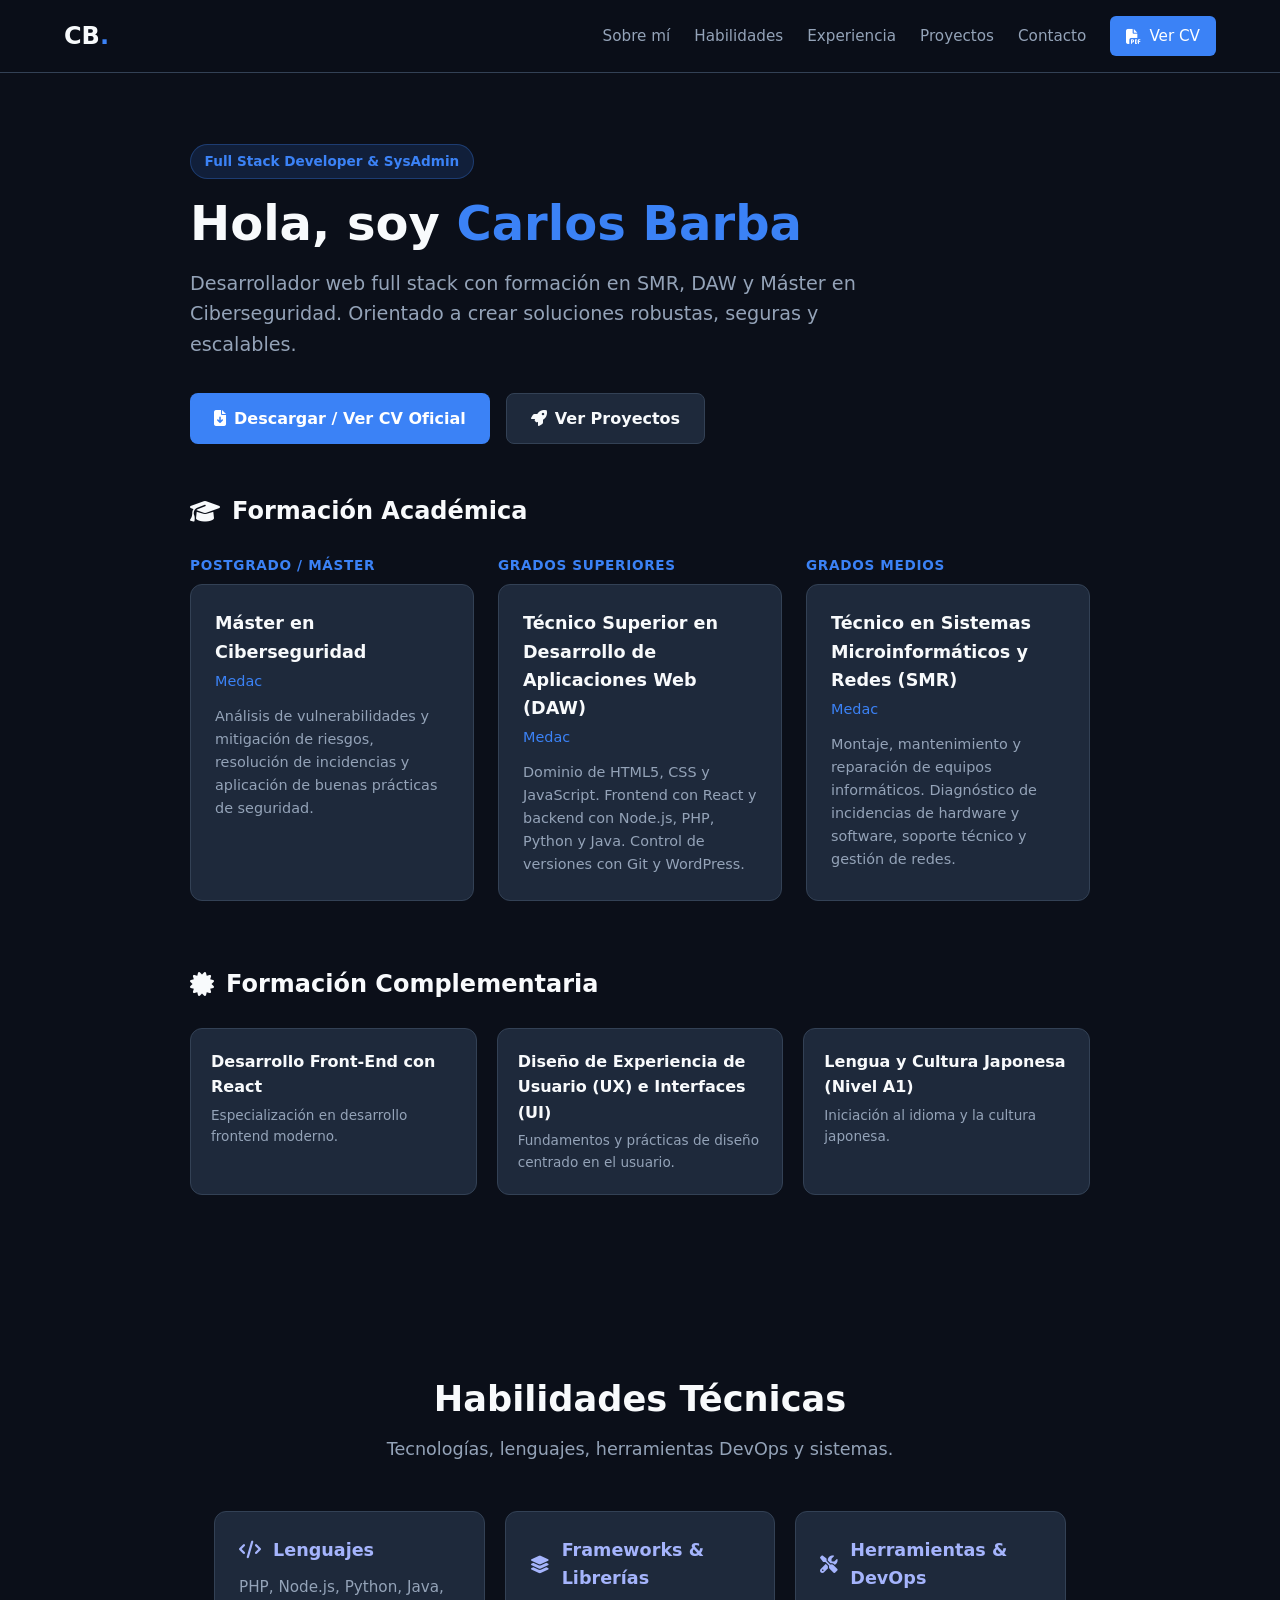
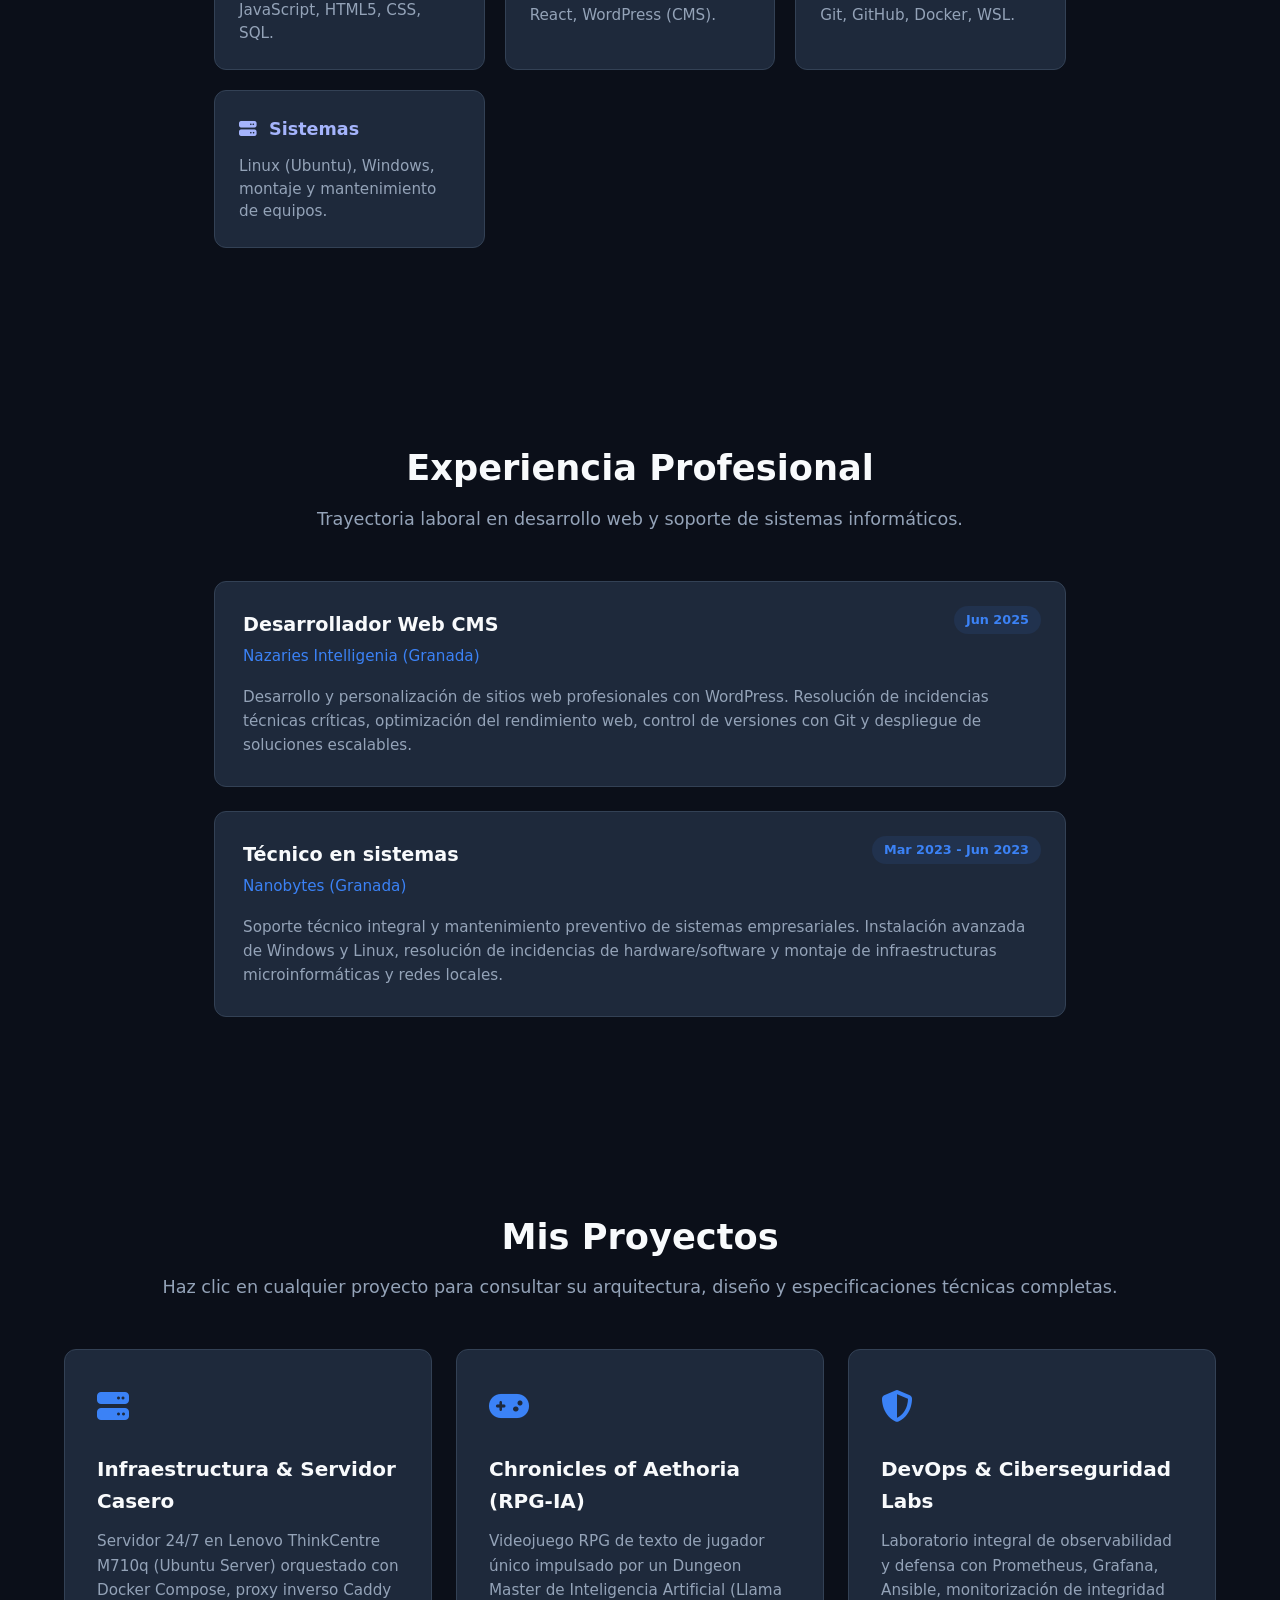
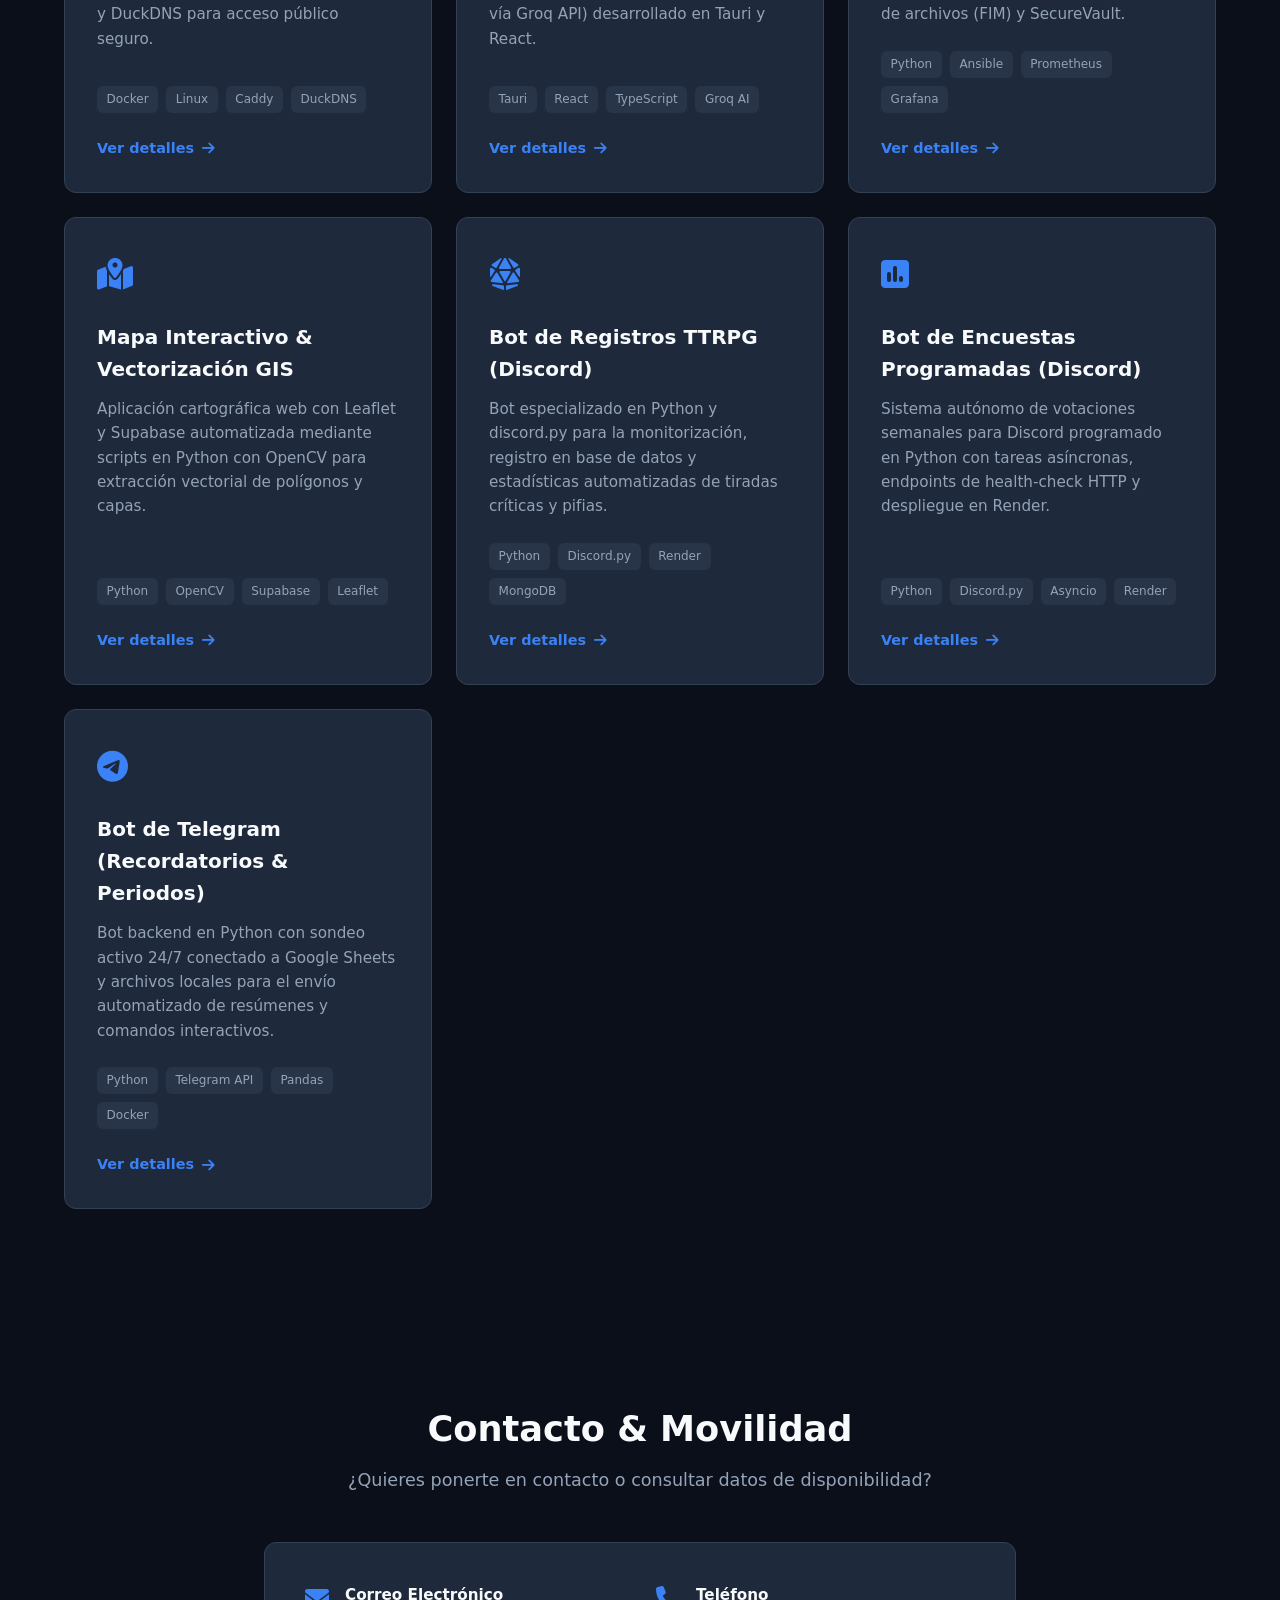
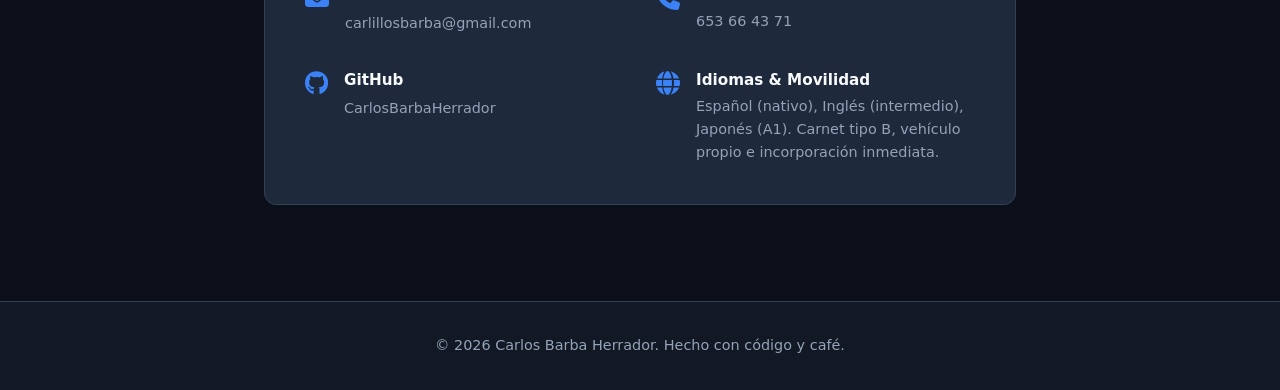
<file: index.html>
<!DOCTYPE html>
<html lang="es">
<head>
    <meta charset="UTF-8">
    <meta name="viewport" content="width=device-width, initial-scale=1.0">
    <title>Carlos Barba Herrador | Full Stack y SysAdmin en Granada</title>
    <meta name="description" content="Portfolio de Carlos Barba Herrador, desarrollador full stack y sysadmin en Granada. Proyectos de React, Python, Docker, Linux y ciberseguridad.">
    <meta name="author" content="Carlos Barba Herrador">
    <meta name="robots" content="index, follow, max-image-preview:large">
    <meta name="theme-color" content="#0b0f19">
    <link rel="canonical" href="https://portfolio-carlos-barba-herrador.duckdns.org/">
    <!-- Open Graph -->
    <meta property="og:site_name" content="Carlos Barba Herrador">
    <meta property="og:locale" content="es_ES">
    <meta property="og:type" content="website">
    <meta property="og:title" content="Carlos Barba Herrador | Full Stack y SysAdmin en Granada">
    <meta property="og:description" content="Portfolio de Carlos Barba Herrador, desarrollador full stack y sysadmin en Granada. Proyectos de React, Python, Docker, Linux y ciberseguridad.">
    <meta property="og:url" content="https://portfolio-carlos-barba-herrador.duckdns.org/">
    <!-- Twitter Card -->
    <meta name="twitter:card" content="summary">
    <meta name="twitter:title" content="Carlos Barba Herrador | Full Stack y SysAdmin en Granada">
    <meta name="twitter:description" content="Portfolio de Carlos Barba Herrador, desarrollador full stack y sysadmin en Granada. Proyectos de React, Python, Docker, Linux y ciberseguridad.">
    <!-- Estilos -->
    <link rel="preconnect" href="https://cdnjs.cloudflare.com" crossorigin>
    <link rel="stylesheet" href="styles.css">
    <link rel="stylesheet" href="https://cdnjs.cloudflare.com/ajax/libs/font-awesome/6.4.0/css/all.min.css">
    <link rel="icon" type="image/png" href="favicon.png">
    <script type="application/ld+json">
{
  "@context": "https://schema.org",
  "@graph": [
    {
      "@type": "Person",
      "@id": "https://portfolio-carlos-barba-herrador.duckdns.org/#person",
      "name": "Carlos Barba Herrador",
      "givenName": "Carlos",
      "familyName": "Barba Herrador",
      "url": "https://portfolio-carlos-barba-herrador.duckdns.org/",
      "image": "https://portfolio-carlos-barba-herrador.duckdns.org/favicon.png",
      "jobTitle": "Desarrollador Full Stack y Administrador de Sistemas",
      "description": "Desarrollador web full stack y administrador de sistemas en Granada, con formación en DAW, SMR y Máster en Ciberseguridad.",
      "address": {
        "@type": "PostalAddress",
        "addressLocality": "Granada",
        "addressRegion": "Andalucía",
        "addressCountry": "ES"
      },
      "sameAs": [
        "https://github.com/CarlosBarbaHerrador"
      ],
      "knowsAbout": [
        "Desarrollo web full stack",
        "React",
        "Node.js",
        "Python",
        "PHP",
        "Java",
        "Docker",
        "Linux",
        "Ciberseguridad",
        "WordPress"
      ],
      "alumniOf": [
        {
          "@type": "EducationalOrganization",
          "name": "Medac"
        }
      ]
    },
    {
      "@type": "WebSite",
      "@id": "https://portfolio-carlos-barba-herrador.duckdns.org/#website",
      "url": "https://portfolio-carlos-barba-herrador.duckdns.org/",
      "name": "Carlos Barba Herrador",
      "inLanguage": "es-ES",
      "publisher": {
        "@id": "https://portfolio-carlos-barba-herrador.duckdns.org/#person"
      }
    }
  ]
}
    </script>
</head>
<body>
    <header class="navbar">
        <div class="nav-container">
            <a href="index.html" class="logo">CB<span>.</span></a>
            <nav aria-label="Navegación principal">
                <ul class="nav-links">
                    <li><a href="#about">Sobre mí</a></li>
                    <li><a href="#skills">Habilidades</a></li>
                    <li><a href="#experience">Experiencia</a></li>
                    <li><a href="#projects">Proyectos</a></li>
                    <li><a href="#contact">Contacto</a></li>
                    <li><a href="cv.html" target="_blank" class="nav-cv-btn" rel="noopener noreferrer"><i class="fas fa-file-pdf"></i> Ver CV</a></li>
                </ul>
            </nav>
        </div>
    </header>

    <main>
        <!-- SOBRE MÍ Y ESTUDIOS -->
        <section id="about" class="hero-section">
            <div class="container">
                <div class="hero-content" style="max-width: 900px; margin: 0 auto; text-align: left;">
                    <span class="badge">Full Stack Developer & SysAdmin</span>
                    <h1>Hola, soy <span>Carlos Barba</span></h1>
                    <p class="hero-subtitle">Desarrollador web full stack con formación en SMR, DAW y Máster en Ciberseguridad. Orientado a crear soluciones robustas, seguras y escalables.</p>
                    
                    <div class="cta-group" style="margin-bottom: 3rem;">
                        <a href="cv.html" target="_blank" class="btn primary" rel="noopener noreferrer"><i class="fas fa-file-download"></i> Descargar / Ver CV Oficial</a>
                        <a href="#projects" class="btn secondary"><i class="fas fa-rocket"></i> Ver Proyectos</a>
                    </div>

                    <!-- ESTUDIOS Y TITULACIONES -->
                    <h2 class="section-title-left"><i class="fas fa-graduation-cap"></i> Formación Académica</h2>
                    <div class="education-grid">
                        <div class="edu-category">
                            <span class="edu-level">Postgrado / Máster</span>
                            <div class="edu-card">
                                <h3>Máster en Ciberseguridad</h3>
                                <p class="edu-place">Medac</p>
                                <p class="edu-desc">Análisis de vulnerabilidades y mitigación de riesgos, resolución de incidencias y aplicación de buenas prácticas de seguridad.</p>
                            </div>
                        </div>

                        <div class="edu-category">
                            <span class="edu-level">Grados Superiores</span>
                            <div class="edu-card">
                                <h3>Técnico Superior en Desarrollo de Aplicaciones Web (DAW)</h3>
                                <p class="edu-place">Medac</p>
                                <p class="edu-desc">Dominio de HTML5, CSS y JavaScript. Frontend con React y backend con Node.js, PHP, Python y Java. Control de versiones con Git y WordPress.</p>
                            </div>
                        </div>

                        <div class="edu-category">
                            <span class="edu-level">Grados Medios</span>
                            <div class="edu-card">
                                <h3>Técnico en Sistemas Microinformáticos y Redes (SMR)</h3>
                                <p class="edu-place">Medac</p>
                                <p class="edu-desc">Montaje, mantenimiento y reparación de equipos informáticos. Diagnóstico de incidencias de hardware y software, soporte técnico y gestión de redes.</p>
                            </div>
                        </div>
                    </div>

                    <!-- FORMACIÓN COMPLEMENTARIA -->
                    <h2 class="section-title-left" style="margin-top: 4rem;"><i class="fas fa-certificate"></i> Formación Complementaria</h2>
                    <div class="courses-grid">
                        <div class="course-card">
                            <h4>Desarrollo Front-End con React</h4>
                            <p>Especialización en desarrollo frontend moderno.</p>
                        </div>
                        <div class="course-card">
                            <h4>Diseño de Experiencia de Usuario (UX) e Interfaces (UI)</h4>
                            <p>Fundamentos y prácticas de diseño centrado en el usuario.</p>
                        </div>
                        <div class="course-card">
                            <h4>Lengua y Cultura Japonesa (Nivel A1)</h4>
                            <p>Iniciación al idioma y la cultura japonesa.</p>
                        </div>
                    </div>

                </div>
            </div>
        </section>

        <!-- SECCIÓN HABILIDADES TÉCNICAS -->
        <section id="skills" class="section">
            <div class="container" style="max-width: 900px;">
                <div class="section-header">
                    <h2>Habilidades Técnicas</h2>
                    <p>Tecnologías, lenguajes, herramientas DevOps y sistemas.</p>
                </div>

                <div class="skills-grid">
                    <div class="skill-category-card">
                        <h3><i class="fas fa-code"></i> Lenguajes</h3>
                        <p>PHP, Node.js, Python, Java, JavaScript, HTML5, CSS, SQL.</p>
                    </div>
                    <div class="skill-category-card">
                        <h3><i class="fas fa-layer-group"></i> Frameworks & Librerías</h3>
                        <p>React, WordPress (CMS).</p>
                    </div>
                    <div class="skill-category-card">
                        <h3><i class="fas fa-tools"></i> Herramientas & DevOps</h3>
                        <p>Git, GitHub, Docker, WSL.</p>
                    </div>
                    <div class="skill-category-card">
                        <h3><i class="fas fa-server"></i> Sistemas</h3>
                        <p>Linux (Ubuntu), Windows, montaje y mantenimiento de equipos.</p>
                    </div>
                </div>
            </div>
        </section>

        <!-- SECCIÓN EXPERIENCIA PROFESIONAL -->
        <section id="experience" class="section">
            <div class="container" style="max-width: 900px;">
                <div class="section-header">
                    <h2>Experiencia Profesional</h2>
                    <p>Trayectoria laboral en desarrollo web y soporte de sistemas informáticos.</p>
                </div>

                <div class="experience-timeline">
                    <div class="exp-card">
                        <div class="exp-badge">Jun 2025</div>
                        <h3>Desarrollador Web CMS</h3>
                        <h4>Nazaries Intelligenia (Granada)</h4>
                        <p>Desarrollo y personalización de sitios web profesionales con WordPress. Resolución de incidencias técnicas críticas, optimización del rendimiento web, control de versiones con Git y despliegue de soluciones escalables.</p>
                    </div>

                    <div class="exp-card">
                        <div class="exp-badge">Mar 2023 - Jun 2023</div>
                        <h3>Técnico en sistemas</h3>
                        <h4>Nanobytes (Granada)</h4>
                        <p>Soporte técnico integral y mantenimiento preventivo de sistemas empresariales. Instalación avanzada de Windows y Linux, resolución de incidencias de hardware/software y montaje de infraestructuras microinformáticas y redes locales.</p>
                    </div>
                </div>
            </div>
        </section>

        <!-- PROYECTOS -->
        <section id="projects" class="section">
            <div class="container">
                <div class="section-header">
                    <h2>Mis Proyectos</h2>
                    <p>Haz clic en cualquier proyecto para consultar su arquitectura, diseño y especificaciones técnicas completas.</p>
                </div>

                <div class="projects-grid">
                    <a href="proyecto-servidor.html" class="project-card-link">
                        <div class="project-card">
                            <div class="card-icon"><i class="fas fa-server"></i></div>
                            <h3>Infraestructura & Servidor Casero</h3>
                            <p>Servidor 24/7 en Lenovo ThinkCentre M710q (Ubuntu Server) orquestado con Docker Compose, proxy inverso Caddy y DuckDNS para acceso público seguro.</p>
                            <div class="tags">
                                <span>Docker</span><span>Linux</span><span>Caddy</span><span>DuckDNS</span>
                            </div>
                            <span class="card-action">Ver detalles <i class="fas fa-arrow-right"></i></span>
                        </div>
                    </a>

                    <a href="proyecto-rpg.html" class="project-card-link">
                        <div class="project-card">
                            <div class="card-icon"><i class="fas fa-gamepad"></i></div>
                            <h3>Chronicles of Aethoria (RPG-IA)</h3>
                            <p>Videojuego RPG de texto de jugador único impulsado por un Dungeon Master de Inteligencia Artificial (Llama vía Groq API) desarrollado en Tauri y React.</p>
                            <div class="tags">
                                <span>Tauri</span><span>React</span><span>TypeScript</span><span>Groq AI</span>
                            </div>
                            <span class="card-action">Ver detalles <i class="fas fa-arrow-right"></i></span>
                        </div>
                    </a>

                    <a href="proyecto-devops.html" class="project-card-link">
                        <div class="project-card">
                            <div class="card-icon"><i class="fas fa-shield-alt"></i></div>
                            <h3>DevOps & Ciberseguridad Labs</h3>
                            <p>Laboratorio integral de observabilidad y defensa con Prometheus, Grafana, Ansible, monitorización de integridad de archivos (FIM) y SecureVault.</p>
                            <div class="tags">
                                <span>Python</span><span>Ansible</span><span>Prometheus</span><span>Grafana</span>
                            </div>
                            <span class="card-action">Ver detalles <i class="fas fa-arrow-right"></i></span>
                        </div>
                    </a>

                    <a href="proyecto-mapa.html" class="project-card-link">
                        <div class="project-card">
                            <div class="card-icon"><i class="fas fa-map-marked-alt"></i></div>
                            <h3>Mapa Interactivo & Vectorización GIS</h3>
                            <p>Aplicación cartográfica web con Leaflet y Supabase automatizada mediante scripts en Python con OpenCV para extracción vectorial de polígonos y capas.</p>
                            <div class="tags">
                                <span>Python</span><span>OpenCV</span><span>Supabase</span><span>Leaflet</span>
                            </div>
                            <span class="card-action">Ver detalles <i class="fas fa-arrow-right"></i></span>
                        </div>
                    </a>

                    <a href="proyecto-bot-dice.html" class="project-card-link">
                        <div class="project-card">
                            <div class="card-icon"><i class="fas fa-dice-d20"></i></div>
                            <h3>Bot de Registros TTRPG (Discord)</h3>
                            <p>Bot especializado en Python y discord.py para la monitorización, registro en base de datos y estadísticas automatizadas de tiradas críticas y pifias.</p>
                            <div class="tags">
                                <span>Python</span><span>Discord.py</span><span>Render</span><span>MongoDB</span>
                            </div>
                            <span class="card-action">Ver detalles <i class="fas fa-arrow-right"></i></span>
                        </div>
                    </a>

                    <a href="proyecto-bot-polls.html" class="project-card-link">
                        <div class="project-card">
                            <div class="card-icon"><i class="fas fa-poll"></i></div>
                            <h3>Bot de Encuestas Programadas (Discord)</h3>
                            <p>Sistema autónomo de votaciones semanales para Discord programado en Python con tareas asíncronas, endpoints de health-check HTTP y despliegue en Render.</p>
                            <div class="tags">
                                <span>Python</span><span>Discord.py</span><span>Asyncio</span><span>Render</span>
                            </div>
                            <span class="card-action">Ver detalles <i class="fas fa-arrow-right"></i></span>
                        </div>
                    </a>

                    <a href="proyecto-bot-telegram.html" class="project-card-link">
                        <div class="project-card">
                            <div class="card-icon"><i class="telegram fab fa-telegram-plane"></i></div>
                            <h3>Bot de Telegram (Recordatorios & Periodos)</h3>
                            <p>Bot backend en Python con sondeo activo 24/7 conectado a Google Sheets y archivos locales para el envío automatizado de resúmenes y comandos interactivos.</p>
                            <div class="tags">
                                <span>Python</span><span>Telegram API</span><span>Pandas</span><span>Docker</span>
                            </div>
                            <span class="card-action">Ver detalles <i class="fas fa-arrow-right"></i></span>
                        </div>
                    </a>
                </div>
            </div>
        </section>

        <!-- CONTACTO -->
        <section id="contact" class="section">
            <div class="container contact-container">
                <div class="section-header">
                    <h2>Contacto & Movilidad</h2>
                    <p>¿Quieres ponerte en contacto o consultar datos de disponibilidad?</p>
                </div>
                <div class="contact-card">
                    <div class="contact-item">
                        <i class="fas fa-envelope"></i>
                        <div>
                            <h4>Correo Electrónico</h4>
                            <a href="mailto:carlillosbarba@gmail.com">carlillosbarba@gmail.com</a>
                        </div>
                    </div>
                    <div class="contact-item">
                        <i class="fas fa-phone"></i>
                        <div>
                            <h4>Teléfono</h4>
                            <p>653 66 43 71</p>
                        </div>
                    </div>
                    <div class="contact-item">
                        <i class="fab fa-github"></i>
                        <div>
                            <h4>GitHub</h4>
                            <a href="https://github.com/CarlosBarbaHerrador" target="_blank" rel="me noopener noreferrer">CarlosBarbaHerrador</a>
                        </div>
                    </div>
                    <div class="contact-item">
                        <i class="fas fa-globe"></i>
                        <div>
                            <h4>Idiomas & Movilidad</h4>
                            <p>Español (nativo), Inglés (intermedio), Japonés (A1). Carnet tipo B, vehículo propio e incorporación inmediata.</p>
                        </div>
                    </div>
                </div>
            </div>
        </section>
    </main>

    <footer>
        <div class="container footer-content">
            <p>&copy; <span id="current-year">2026</span> Carlos Barba Herrador. Hecho con código y café.</p>
        </div>
    </footer>

    <script src="script.js" defer></script>
</body>
</html>
</file>
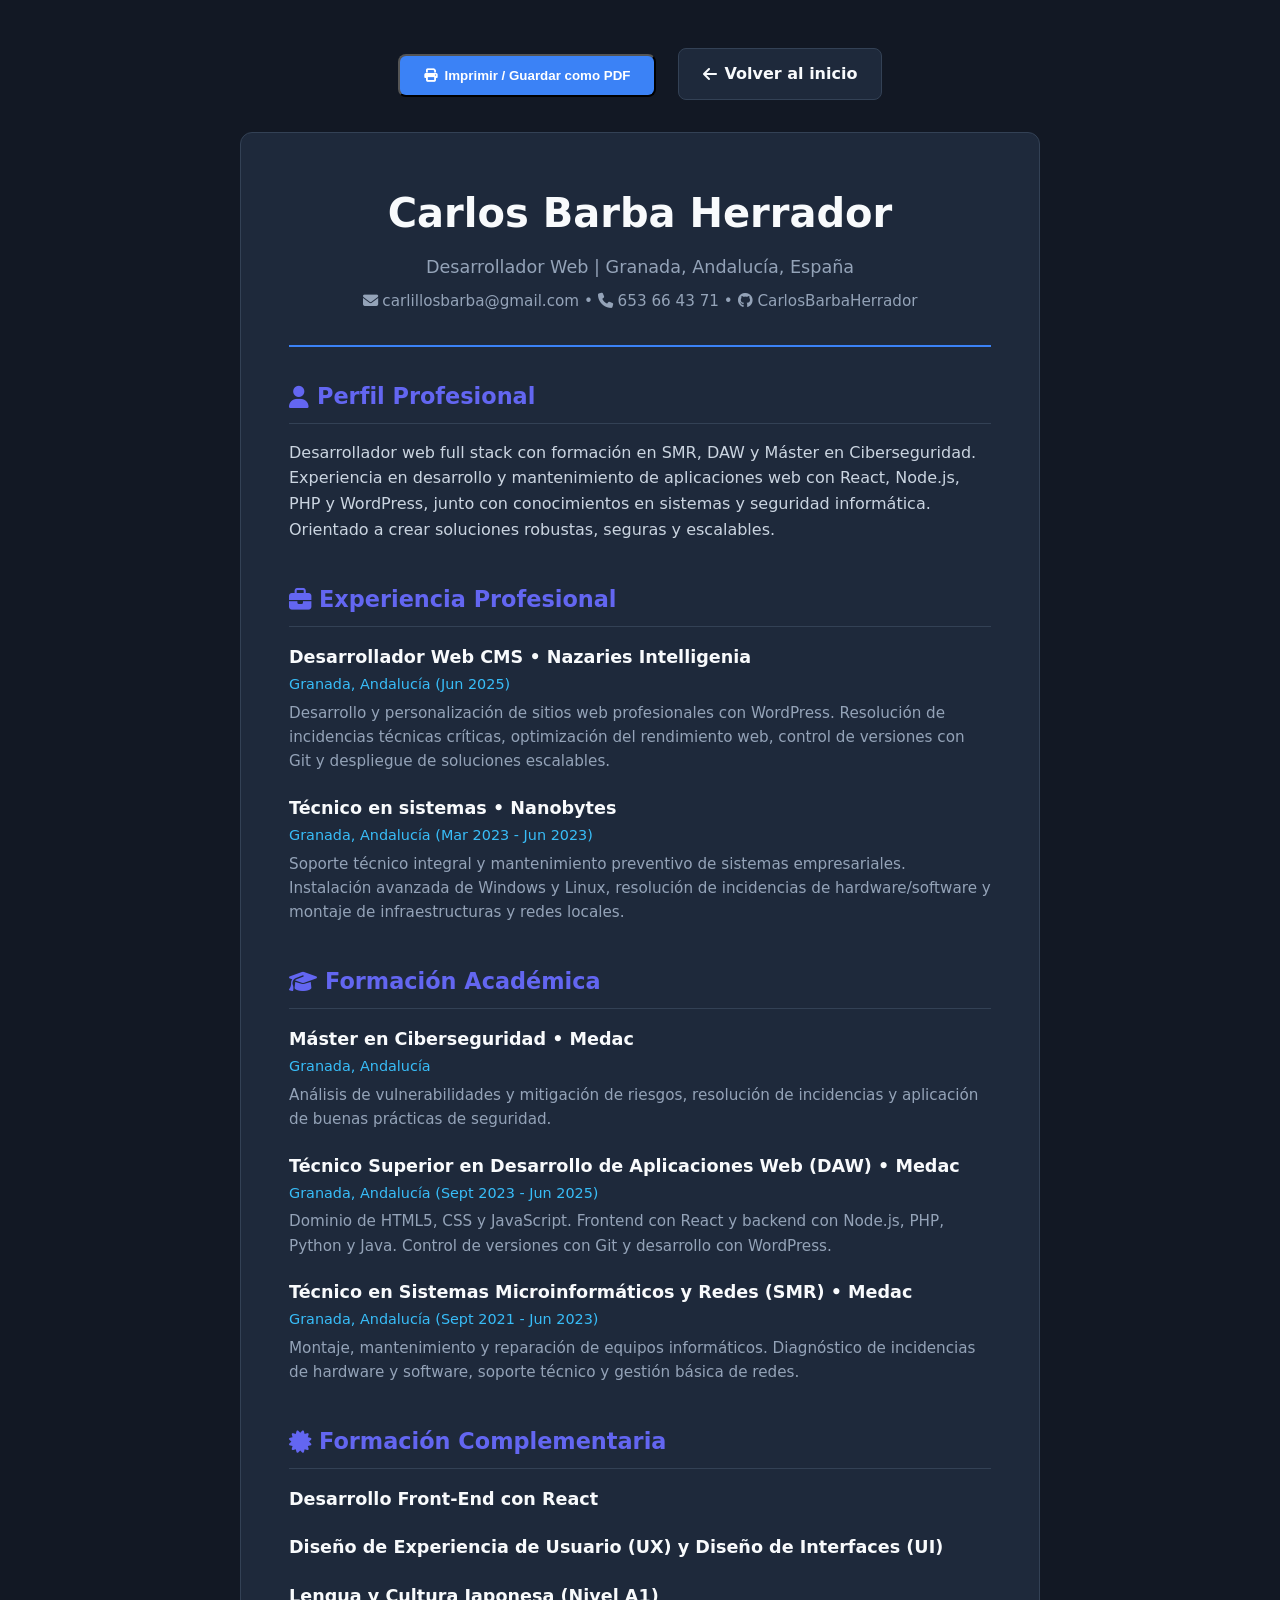
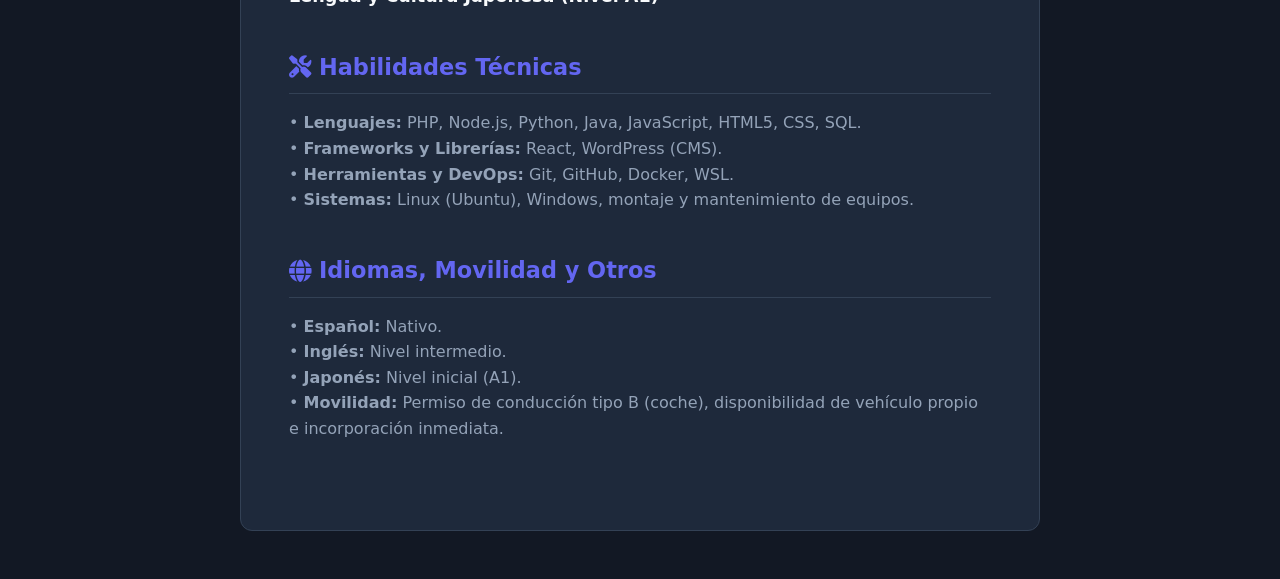
<file: cv.html>
<!DOCTYPE html>
<html lang="es">
<head>
    <meta charset="UTF-8">
    <meta name="viewport" content="width=device-width, initial-scale=1.0">
    <title>CV de Carlos Barba Herrador | Desarrollador Web Granada</title>
    <meta name="description" content="CV de Carlos Barba Herrador, desarrollador web full stack en Granada. Formación en DAW, SMR y Máster en Ciberseguridad. Experiencia en WordPress y Linux.">
    <meta name="author" content="Carlos Barba Herrador">
    <meta name="robots" content="index, follow, max-image-preview:large">
    <meta name="theme-color" content="#0b0f19">
    <link rel="canonical" href="https://portfolio-carlos-barba-herrador.duckdns.org/cv.html">
    <!-- Open Graph -->
    <meta property="og:site_name" content="Carlos Barba Herrador">
    <meta property="og:locale" content="es_ES">
    <meta property="og:type" content="profile">
    <meta property="og:title" content="CV de Carlos Barba Herrador | Desarrollador Web Granada">
    <meta property="og:description" content="CV de Carlos Barba Herrador, desarrollador web full stack en Granada. Formación en DAW, SMR y Máster en Ciberseguridad. Experiencia en WordPress y Linux.">
    <meta property="og:url" content="https://portfolio-carlos-barba-herrador.duckdns.org/cv.html">
    <!-- Twitter Card -->
    <meta name="twitter:card" content="summary">
    <meta name="twitter:title" content="CV de Carlos Barba Herrador | Desarrollador Web Granada">
    <meta name="twitter:description" content="CV de Carlos Barba Herrador, desarrollador web full stack en Granada. Formación en DAW, SMR y Máster en Ciberseguridad. Experiencia en WordPress y Linux.">
    <!-- Estilos -->
    <link rel="preconnect" href="https://cdnjs.cloudflare.com" crossorigin>
    <link rel="stylesheet" href="styles.css">
    <link rel="stylesheet" href="https://cdnjs.cloudflare.com/ajax/libs/font-awesome/6.4.0/css/all.min.css">
    <style>
        body { background-color: #121824; color: #e2e8f0; padding: 3rem 1rem; }
        .cv-container { max-width: 800px; margin: 0 auto; background: #1e293b; border: 1px solid #334155; border-radius: 12px; padding: 3rem; }
        .cv-header { text-align: center; border-bottom: 2px solid #3b82f6; padding-bottom: 2rem; margin-bottom: 2rem; }
        .cv-header h1 { font-size: 2.5rem; color: #f8fafc; }
        .cv-header p { color: #94a3b8; font-size: 1.1rem; margin-top: 0.5rem; }
        .cv-section { margin-bottom: 2.5rem; }
        .cv-section h2 { font-size: 1.4rem; color: #6366f1; border-bottom: 1px solid #334155; padding-bottom: 0.5rem; margin-bottom: 1rem; display: flex; align-items: center; gap: 0.5rem; }
        .cv-item { margin-bottom: 1.25rem; }
        .cv-item h3 { font-size: 1.1rem; color: #f8fafc; }
        .cv-item span { font-size: 0.9rem; color: #38bdf8; }
        .cv-item p { font-size: 0.95rem; color: #94a3b8; margin-top: 0.25rem; }
        .print-btn-container { text-align: center; margin-bottom: 2rem; }
        @media print {
            body { background: white; color: black; padding: 0; }
            .cv-container { border: none; background: white; padding: 0; box-shadow: none; color: black; }
            .print-btn-container, .navbar { display: none; }
            .cv-header h1 { color: black; }
            .cv-section h2 { color: #2563eb; border-bottom: 2px solid #ccc; }
            .cv-item h3 { color: black; }
            .cv-item p { color: #333; }
        }
    </style>
    <link rel="icon" type="image/png" href="favicon.png">
    <script type="application/ld+json">
{
  "@context": "https://schema.org",
  "@graph": [
    {
      "@type": "ProfilePage",
      "@id": "https://portfolio-carlos-barba-herrador.duckdns.org/cv.html#profilepage",
      "url": "https://portfolio-carlos-barba-herrador.duckdns.org/cv.html",
      "name": "CV de Carlos Barba Herrador | Desarrollador Web Granada",
      "inLanguage": "es-ES",
      "isPartOf": {
        "@id": "https://portfolio-carlos-barba-herrador.duckdns.org/#website"
      },
      "mainEntity": {
        "@type": "Person",
        "@id": "https://portfolio-carlos-barba-herrador.duckdns.org/#person",
        "name": "Carlos Barba Herrador",
        "givenName": "Carlos",
        "familyName": "Barba Herrador",
        "url": "https://portfolio-carlos-barba-herrador.duckdns.org/",
        "image": "https://portfolio-carlos-barba-herrador.duckdns.org/favicon.png",
        "jobTitle": "Desarrollador Full Stack y Administrador de Sistemas",
        "description": "Desarrollador web full stack y administrador de sistemas en Granada, con formación en DAW, SMR y Máster en Ciberseguridad.",
        "address": {
          "@type": "PostalAddress",
          "addressLocality": "Granada",
          "addressRegion": "Andalucía",
          "addressCountry": "ES"
        },
        "sameAs": [
          "https://github.com/CarlosBarbaHerrador"
        ],
        "knowsAbout": [
          "Desarrollo web full stack",
          "React",
          "Node.js",
          "Python",
          "PHP",
          "Java",
          "Docker",
          "Linux",
          "Ciberseguridad",
          "WordPress"
        ],
        "alumniOf": [
          {
            "@type": "EducationalOrganization",
            "name": "Medac"
          }
        ]
      }
    },
    {
      "@type": "WebSite",
      "@id": "https://portfolio-carlos-barba-herrador.duckdns.org/#website",
      "url": "https://portfolio-carlos-barba-herrador.duckdns.org/",
      "name": "Carlos Barba Herrador",
      "inLanguage": "es-ES",
      "publisher": {
        "@id": "https://portfolio-carlos-barba-herrador.duckdns.org/#person"
      }
    }
  ]
}
    </script>
</head>
<body>
    <div class="print-btn-container">
        <button onclick="window.print()" class="btn primary" style="display: inline-flex; cursor: pointer;"><i class="fas fa-print"></i> Imprimir / Guardar como PDF</button>
        <a href="index.html" class="btn secondary" style="display: inline-flex; margin-left: 1rem;"><i class="fas fa-arrow-left"></i> Volver al inicio</a>
    </div>

    <div class="cv-container">
        <div class="cv-header">
            <h1>Carlos Barba Herrador</h1>
            <p>Desarrollador Web | Granada, Andalucía, España</p>
            <p style="font-size: 0.95rem; margin-top: 0.5rem;">
                <i class="fas fa-envelope"></i> carlillosbarba@gmail.com &bull; 
                <i class="fas fa-phone"></i> 653 66 43 71 &bull; 
                <i class="fab fa-github"></i> CarlosBarbaHerrador
            </p>
        </div>

        <div class="cv-section">
            <h2><i class="fas fa-user"></i> Perfil Profesional</h2>
            <p style="color: #cbd5e1; line-height: 1.6;">
                Desarrollador web full stack con formación en SMR, DAW y Máster en Ciberseguridad. Experiencia en desarrollo y mantenimiento de aplicaciones web con React, Node.js, PHP y WordPress, junto con conocimientos en sistemas y seguridad informática. Orientado a crear soluciones robustas, seguras y escalables.
            </p>
        </div>

        <div class="cv-section">
            <h2><i class="fas fa-briefcase"></i> Experiencia Profesional</h2>
            
            <div class="cv-item">
                <h3>Desarrollador Web CMS &bull; Nazaries Intelligenia</h3>
                <span>Granada, Andalucía (Jun 2025)</span>
                <p>Desarrollo y personalización de sitios web profesionales con WordPress. Resolución de incidencias técnicas críticas, optimización del rendimiento web, control de versiones con Git y despliegue de soluciones escalables.</p>
            </div>

            <div class="cv-item">
                <h3>Técnico en sistemas &bull; Nanobytes</h3>
                <span>Granada, Andalucía (Mar 2023 - Jun 2023)</span>
                <p>Soporte técnico integral y mantenimiento preventivo de sistemas empresariales. Instalación avanzada de Windows y Linux, resolución de incidencias de hardware/software y montaje de infraestructuras y redes locales.</p>
            </div>
        </div>

        <div class="cv-section">
            <h2><i class="fas fa-graduation-cap"></i> Formación Académica</h2>
            
            <div class="cv-item">
                <h3>Máster en Ciberseguridad &bull; Medac</h3>
                <span>Granada, Andalucía</span>
                <p>Análisis de vulnerabilidades y mitigación de riesgos, resolución de incidencias y aplicación de buenas prácticas de seguridad.</p>
            </div>

            <div class="cv-item">
                <h3>Técnico Superior en Desarrollo de Aplicaciones Web (DAW) &bull; Medac</h3>
                <span>Granada, Andalucía (Sept 2023 - Jun 2025)</span>
                <p>Dominio de HTML5, CSS y JavaScript. Frontend con React y backend con Node.js, PHP, Python y Java. Control de versiones con Git y desarrollo con WordPress.</p>
            </div>

            <div class="cv-item">
                <h3>Técnico en Sistemas Microinformáticos y Redes (SMR) &bull; Medac</h3>
                <span>Granada, Andalucía (Sept 2021 - Jun 2023)</span>
                <p>Montaje, mantenimiento y reparación de equipos informáticos. Diagnóstico de incidencias de hardware y software, soporte técnico y gestión básica de redes.</p>
            </div>
        </div>

        <div class="cv-section">
            <h2><i class="fas fa-certificate"></i> Formación Complementaria</h2>
            <div class="cv-item">
                <h3>Desarrollo Front-End con React</h3>
            </div>
            <div class="cv-item">
                <h3>Diseño de Experiencia de Usuario (UX) y Diseño de Interfaces (UI)</h3>
            </div>
            <div class="cv-item">
                <h3>Lengua y Cultura Japonesa (Nivel A1)</h3>
            </div>
        </div>

        <div class="cv-section">
            <h2><i class="fas fa-tools"></i> Habilidades Técnicas</h2>
            <p style="color: #94a3b8; line-height: 1.6;">
                &bull; <strong>Lenguajes:</strong> PHP, Node.js, Python, Java, JavaScript, HTML5, CSS, SQL.<br>
                &bull; <strong>Frameworks y Librerías:</strong> React, WordPress (CMS).<br>
                &bull; <strong>Herramientas y DevOps:</strong> Git, GitHub, Docker, WSL.<br>
                &bull; <strong>Sistemas:</strong> Linux (Ubuntu), Windows, montaje y mantenimiento de equipos.
            </p>
        </div>

        <div class="cv-section">
            <h2><i class="fas fa-globe"></i> Idiomas, Movilidad y Otros</h2>
            <p style="color: #94a3b8; line-height: 1.6;">
                &bull; <strong>Español:</strong> Nativo.<br>
                &bull; <strong>Inglés:</strong> Nivel intermedio.<br>
                &bull; <strong>Japonés:</strong> Nivel inicial (A1).<br>
                &bull; <strong>Movilidad:</strong> Permiso de conducción tipo B (coche), disponibilidad de vehículo propio e incorporación inmediata.
            </p>
        </div>
    </div>
</body>
</html>
</file>
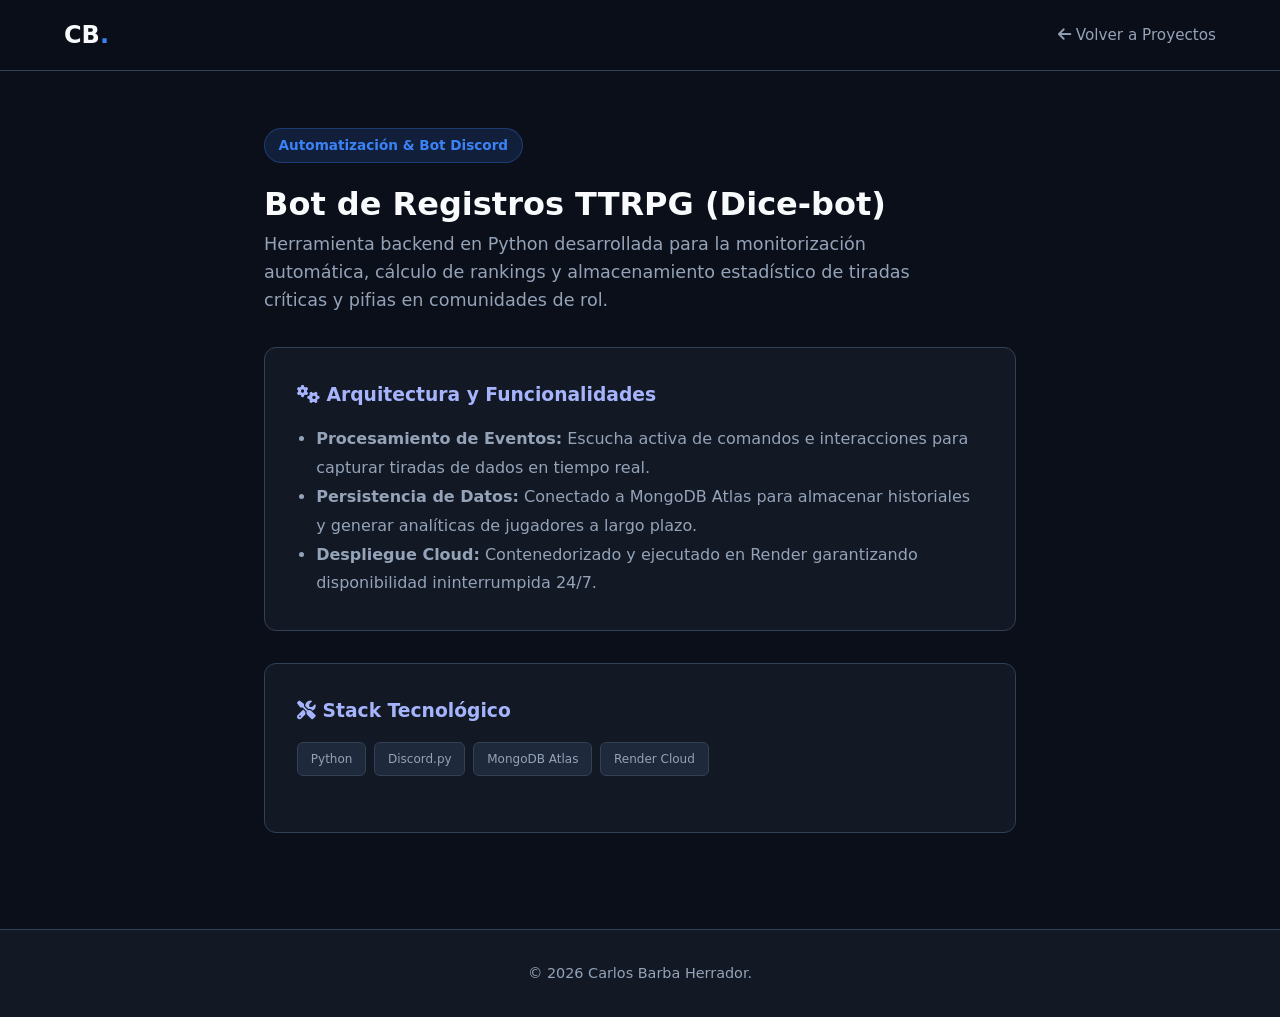
<file: proyecto-bot-dice.html>
<!DOCTYPE html>
<html lang="es">
<head>
    <meta charset="UTF-8">
    <meta name="viewport" content="width=device-width, initial-scale=1.0">
    <title>Bot de Registros TTRPG en Discord | Carlos Barba</title>
    <meta name="description" content="Bot de Discord en Python que registra las tiradas de Dice Maiden y Avrae, con marcador de críticos, pifias y estadísticas por jugador y dado.">
    <meta name="author" content="Carlos Barba Herrador">
    <meta name="robots" content="index, follow, max-image-preview:large">
    <meta name="theme-color" content="#0b0f19">
    <link rel="canonical" href="https://portfolio-carlos-barba-herrador.duckdns.org/proyecto-bot-dice.html">
    <!-- Open Graph -->
    <meta property="og:site_name" content="Carlos Barba Herrador">
    <meta property="og:locale" content="es_ES">
    <meta property="og:type" content="article">
    <meta property="og:title" content="Bot de Registros TTRPG en Discord | Carlos Barba">
    <meta property="og:description" content="Bot de Discord en Python que registra las tiradas de Dice Maiden y Avrae, con marcador de críticos, pifias y estadísticas por jugador y dado.">
    <meta property="og:url" content="https://portfolio-carlos-barba-herrador.duckdns.org/proyecto-bot-dice.html">
    <!-- Twitter Card -->
    <meta name="twitter:card" content="summary">
    <meta name="twitter:title" content="Bot de Registros TTRPG en Discord | Carlos Barba">
    <meta name="twitter:description" content="Bot de Discord en Python que registra las tiradas de Dice Maiden y Avrae, con marcador de críticos, pifias y estadísticas por jugador y dado.">
    <!-- Estilos -->
    <link rel="preconnect" href="https://cdnjs.cloudflare.com" crossorigin>
    <link rel="stylesheet" href="styles.css">
    <link rel="stylesheet" href="https://cdnjs.cloudflare.com/ajax/libs/font-awesome/6.4.0/css/all.min.css">
    <link rel="icon" type="image/png" href="favicon.png">
    <script type="application/ld+json">
{
  "@context": "https://schema.org",
  "@graph": [
    {
      "@type": "TechArticle",
      "@id": "https://portfolio-carlos-barba-herrador.duckdns.org/proyecto-bot-dice.html#article",
      "headline": "Bot de Registros TTRPG (Dice-bot)",
      "description": "Bot de Discord en Python que registra las tiradas de Dice Maiden y Avrae, con marcador de críticos, pifias y estadísticas por jugador y dado.",
      "url": "https://portfolio-carlos-barba-herrador.duckdns.org/proyecto-bot-dice.html",
      "mainEntityOfPage": {
        "@type": "WebPage",
        "@id": "https://portfolio-carlos-barba-herrador.duckdns.org/proyecto-bot-dice.html"
      },
      "inLanguage": "es-ES",
      "author": {
        "@type": "Person",
        "name": "Carlos Barba Herrador",
        "url": "https://portfolio-carlos-barba-herrador.duckdns.org/"
      },
      "isPartOf": {
        "@id": "https://portfolio-carlos-barba-herrador.duckdns.org/#website"
      }
    },
    {
      "@type": "BreadcrumbList",
      "itemListElement": [
        {
          "@type": "ListItem",
          "position": 1,
          "name": "Inicio",
          "item": "https://portfolio-carlos-barba-herrador.duckdns.org/"
        },
        {
          "@type": "ListItem",
          "position": 2,
          "name": "Bot de Registros TTRPG en Discord",
          "item": "https://portfolio-carlos-barba-herrador.duckdns.org/proyecto-bot-dice.html"
        }
      ]
    },
    {
      "@type": "WebSite",
      "@id": "https://portfolio-carlos-barba-herrador.duckdns.org/#website",
      "url": "https://portfolio-carlos-barba-herrador.duckdns.org/",
      "name": "Carlos Barba Herrador",
      "inLanguage": "es-ES",
      "publisher": {
        "@id": "https://portfolio-carlos-barba-herrador.duckdns.org/#person"
      }
    }
  ]
}
    </script>
</head>
<body>
    <header class="navbar">
        <div class="nav-container">
            <a href="index.html" class="logo">CB<span>.</span></a>
            <nav aria-label="Navegación del proyecto">
                <ul class="nav-links">
                    <li><a href="index.html#projects"><i class="fas fa-arrow-left"></i> Volver a Proyectos</a></li>
                </ul>
            </nav>
        </div>
    </header>

    <main class="section" style="padding-top: 8rem;">
        <div class="container" style="max-width: 800px;">
            <span class="badge">Automatización & Bot Discord</span>
            <h1>Bot de Registros TTRPG (Dice-bot)</h1>
            <p class="hero-subtitle" style="font-size: 1.1rem; margin-bottom: 2rem;">
                Herramienta backend en Python desarrollada para la monitorización automática, cálculo de rankings y almacenamiento estadístico de tiradas críticas y pifias en comunidades de rol.
            </p>

            <div style="background: var(--bg-secondary); border: 1px solid var(--border); border-radius: 12px; padding: 2rem; margin-bottom: 2rem;">
                <h3 style="color: #a5b4fc; margin-bottom: 1rem;"><i class="fas fa-cogs"></i> Arquitectura y Funcionalidades</h3>
                <ul style="color: var(--text-muted); line-height: 1.8; padding-left: 1.2rem;">
                    <li><strong>Procesamiento de Eventos:</strong> Escucha activa de comandos e interacciones para capturar tiradas de dados en tiempo real.</li>
                    <li><strong>Persistencia de Datos:</strong> Conectado a MongoDB Atlas para almacenar historiales y generar analíticas de jugadores a largo plazo.</li>
                    <li><strong>Despliegue Cloud:</strong> Contenedorizado y ejecutado en Render garantizando disponibilidad ininterrumpida 24/7.</li>
                </ul>
            </div>

            <div style="background: var(--bg-secondary); border: 1px solid var(--border); border-radius: 12px; padding: 2rem;">
                <h3 style="color: #a5b4fc; margin-bottom: 1rem;"><i class="fas fa-tools"></i> Stack Tecnológico</h3>
                <div class="tags" style="display: flex; gap: 0.5rem; flex-wrap: wrap;">
                    <span style="background: #1e293b; padding: 0.4rem 0.8rem; border-radius: 6px; border: 1px solid var(--border);">Python</span>
                    <span style="background: #1e293b; padding: 0.4rem 0.8rem; border-radius: 6px; border: 1px solid var(--border);">Discord.py</span>
                    <span style="background: #1e293b; padding: 0.4rem 0.8rem; border-radius: 6px; border: 1px solid var(--border);">MongoDB Atlas</span>
                    <span style="background: #1e293b; padding: 0.4rem 0.8rem; border-radius: 6px; border: 1px solid var(--border);">Render Cloud</span>
                </div>
            </div>
        </div>
    </main>

    <footer>
        <div class="container footer-content">
            <p>&copy; 2026 Carlos Barba Herrador.</p>
        </div>
    </footer>
</body>
</html>
</file>
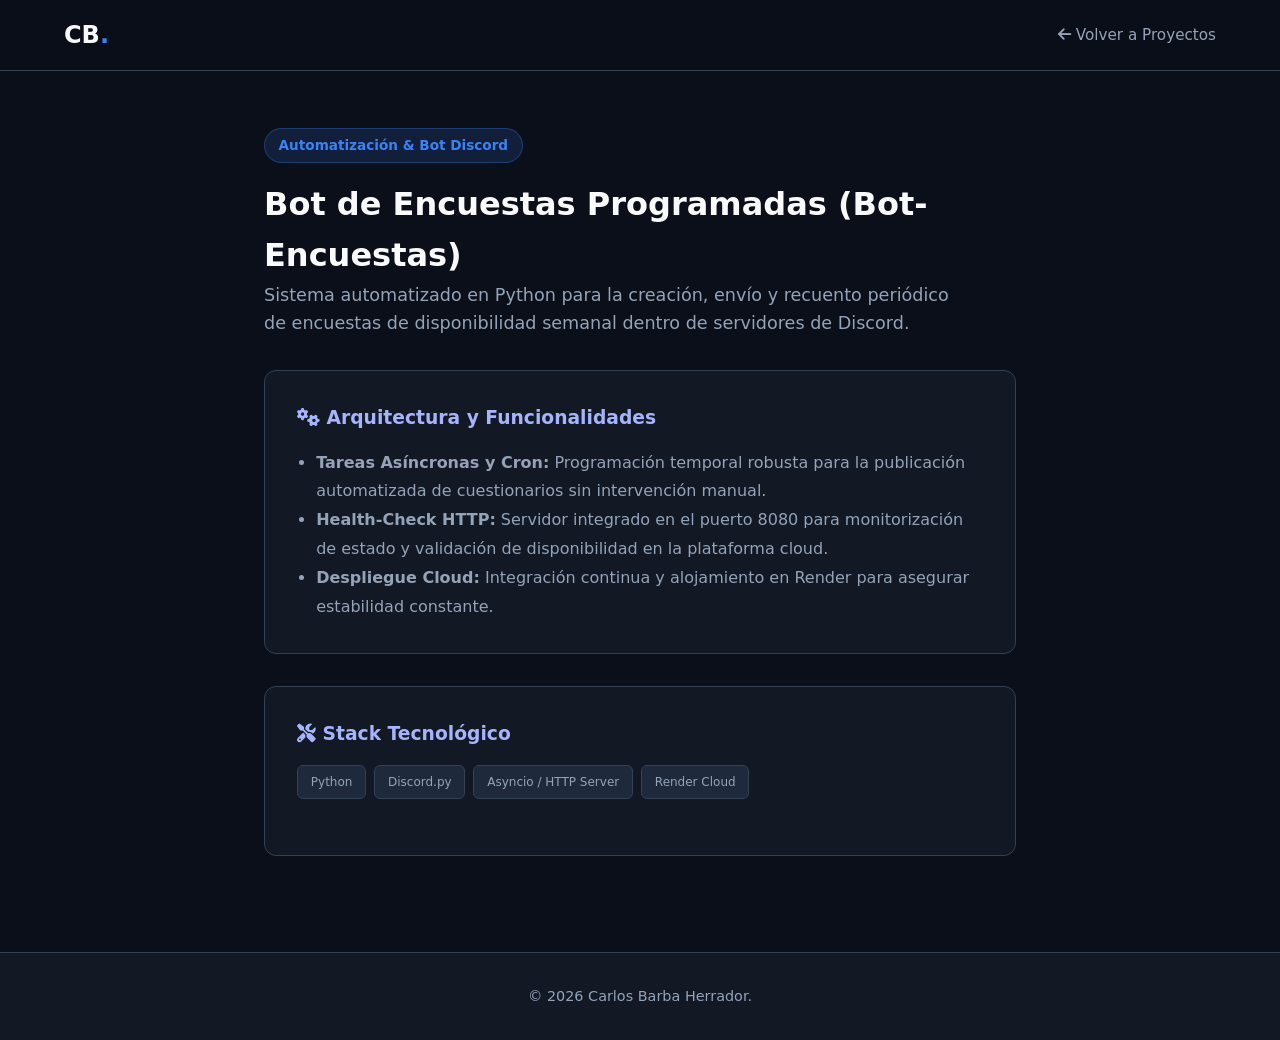
<file: proyecto-bot-polls.html>
<!DOCTYPE html>
<html lang="es">
<head>
    <meta charset="UTF-8">
    <meta name="viewport" content="width=device-width, initial-scale=1.0">
    <title>Bot de Encuestas Semanales en Discord | Carlos Barba</title>
    <meta name="description" content="Bot de Discord que lanza encuestas semanales de disponibilidad con discord.py: tareas asíncronas, health-check HTTP y despliegue en Docker.">
    <meta name="author" content="Carlos Barba Herrador">
    <meta name="robots" content="index, follow, max-image-preview:large">
    <meta name="theme-color" content="#0b0f19">
    <link rel="canonical" href="https://portfolio-carlos-barba-herrador.duckdns.org/proyecto-bot-polls.html">
    <!-- Open Graph -->
    <meta property="og:site_name" content="Carlos Barba Herrador">
    <meta property="og:locale" content="es_ES">
    <meta property="og:type" content="article">
    <meta property="og:title" content="Bot de Encuestas Semanales en Discord | Carlos Barba">
    <meta property="og:description" content="Bot de Discord que lanza encuestas semanales de disponibilidad con discord.py: tareas asíncronas, health-check HTTP y despliegue en Docker.">
    <meta property="og:url" content="https://portfolio-carlos-barba-herrador.duckdns.org/proyecto-bot-polls.html">
    <!-- Twitter Card -->
    <meta name="twitter:card" content="summary">
    <meta name="twitter:title" content="Bot de Encuestas Semanales en Discord | Carlos Barba">
    <meta name="twitter:description" content="Bot de Discord que lanza encuestas semanales de disponibilidad con discord.py: tareas asíncronas, health-check HTTP y despliegue en Docker.">
    <!-- Estilos -->
    <link rel="preconnect" href="https://cdnjs.cloudflare.com" crossorigin>
    <link rel="stylesheet" href="styles.css">
    <link rel="stylesheet" href="https://cdnjs.cloudflare.com/ajax/libs/font-awesome/6.4.0/css/all.min.css">
    <link rel="icon" type="image/png" href="favicon.png">
    <script type="application/ld+json">
{
  "@context": "https://schema.org",
  "@graph": [
    {
      "@type": "TechArticle",
      "@id": "https://portfolio-carlos-barba-herrador.duckdns.org/proyecto-bot-polls.html#article",
      "headline": "Bot de Encuestas Programadas (Bot-Encuestas)",
      "description": "Bot de Discord que lanza encuestas semanales de disponibilidad con discord.py: tareas asíncronas, health-check HTTP y despliegue en Docker.",
      "url": "https://portfolio-carlos-barba-herrador.duckdns.org/proyecto-bot-polls.html",
      "mainEntityOfPage": {
        "@type": "WebPage",
        "@id": "https://portfolio-carlos-barba-herrador.duckdns.org/proyecto-bot-polls.html"
      },
      "inLanguage": "es-ES",
      "author": {
        "@type": "Person",
        "name": "Carlos Barba Herrador",
        "url": "https://portfolio-carlos-barba-herrador.duckdns.org/"
      },
      "isPartOf": {
        "@id": "https://portfolio-carlos-barba-herrador.duckdns.org/#website"
      }
    },
    {
      "@type": "BreadcrumbList",
      "itemListElement": [
        {
          "@type": "ListItem",
          "position": 1,
          "name": "Inicio",
          "item": "https://portfolio-carlos-barba-herrador.duckdns.org/"
        },
        {
          "@type": "ListItem",
          "position": 2,
          "name": "Bot de Encuestas Semanales en Discord",
          "item": "https://portfolio-carlos-barba-herrador.duckdns.org/proyecto-bot-polls.html"
        }
      ]
    },
    {
      "@type": "WebSite",
      "@id": "https://portfolio-carlos-barba-herrador.duckdns.org/#website",
      "url": "https://portfolio-carlos-barba-herrador.duckdns.org/",
      "name": "Carlos Barba Herrador",
      "inLanguage": "es-ES",
      "publisher": {
        "@id": "https://portfolio-carlos-barba-herrador.duckdns.org/#person"
      }
    }
  ]
}
    </script>
</head>
<body>
    <header class="navbar">
        <div class="nav-container">
            <a href="index.html" class="logo">CB<span>.</span></a>
            <nav aria-label="Navegación del proyecto">
                <ul class="nav-links">
                    <li><a href="index.html#projects"><i class="fas fa-arrow-left"></i> Volver a Proyectos</a></li>
                </ul>
            </nav>
        </div>
    </header>

    <main class="section" style="padding-top: 8rem;">
        <div class="container" style="max-width: 800px;">
            <span class="badge">Automatización & Bot Discord</span>
            <h1>Bot de Encuestas Programadas (Bot-Encuestas)</h1>
            <p class="hero-subtitle" style="font-size: 1.1rem; margin-bottom: 2rem;">
                Sistema automatizado en Python para la creación, envío y recuento periódico de encuestas de disponibilidad semanal dentro de servidores de Discord.
            </p>

            <div style="background: var(--bg-secondary); border: 1px solid var(--border); border-radius: 12px; padding: 2rem; margin-bottom: 2rem;">
                <h3 style="color: #a5b4fc; margin-bottom: 1rem;"><i class="fas fa-cogs"></i> Arquitectura y Funcionalidades</h3>
                <ul style="color: var(--text-muted); line-height: 1.8; padding-left: 1.2rem;">
                    <li><strong>Tareas Asíncronas y Cron:</strong> Programación temporal robusta para la publicación automatizada de cuestionarios sin intervención manual.</li>
                    <li><strong>Health-Check HTTP:</strong> Servidor integrado en el puerto 8080 para monitorización de estado y validación de disponibilidad en la plataforma cloud.</li>
                    <li><strong>Despliegue Cloud:</strong> Integración continua y alojamiento en Render para asegurar estabilidad constante.</li>
                </ul>
            </div>

            <div style="background: var(--bg-secondary); border: 1px solid var(--border); border-radius: 12px; padding: 2rem;">
                <h3 style="color: #a5b4fc; margin-bottom: 1rem;"><i class="fas fa-tools"></i> Stack Tecnológico</h3>
                <div class="tags" style="display: flex; gap: 0.5rem; flex-wrap: wrap;">
                    <span style="background: #1e293b; padding: 0.4rem 0.8rem; border-radius: 6px; border: 1px solid var(--border);">Python</span>
                    <span style="background: #1e293b; padding: 0.4rem 0.8rem; border-radius: 6px; border: 1px solid var(--border);">Discord.py</span>
                    <span style="background: #1e293b; padding: 0.4rem 0.8rem; border-radius: 6px; border: 1px solid var(--border);">Asyncio / HTTP Server</span>
                    <span style="background: #1e293b; padding: 0.4rem 0.8rem; border-radius: 6px; border: 1px solid var(--border);">Render Cloud</span>
                </div>
            </div>
        </div>
    </main>

    <footer>
        <div class="container footer-content">
            <p>&copy; 2026 Carlos Barba Herrador.</p>
        </div>
    </footer>
</body>
</html>
</file>
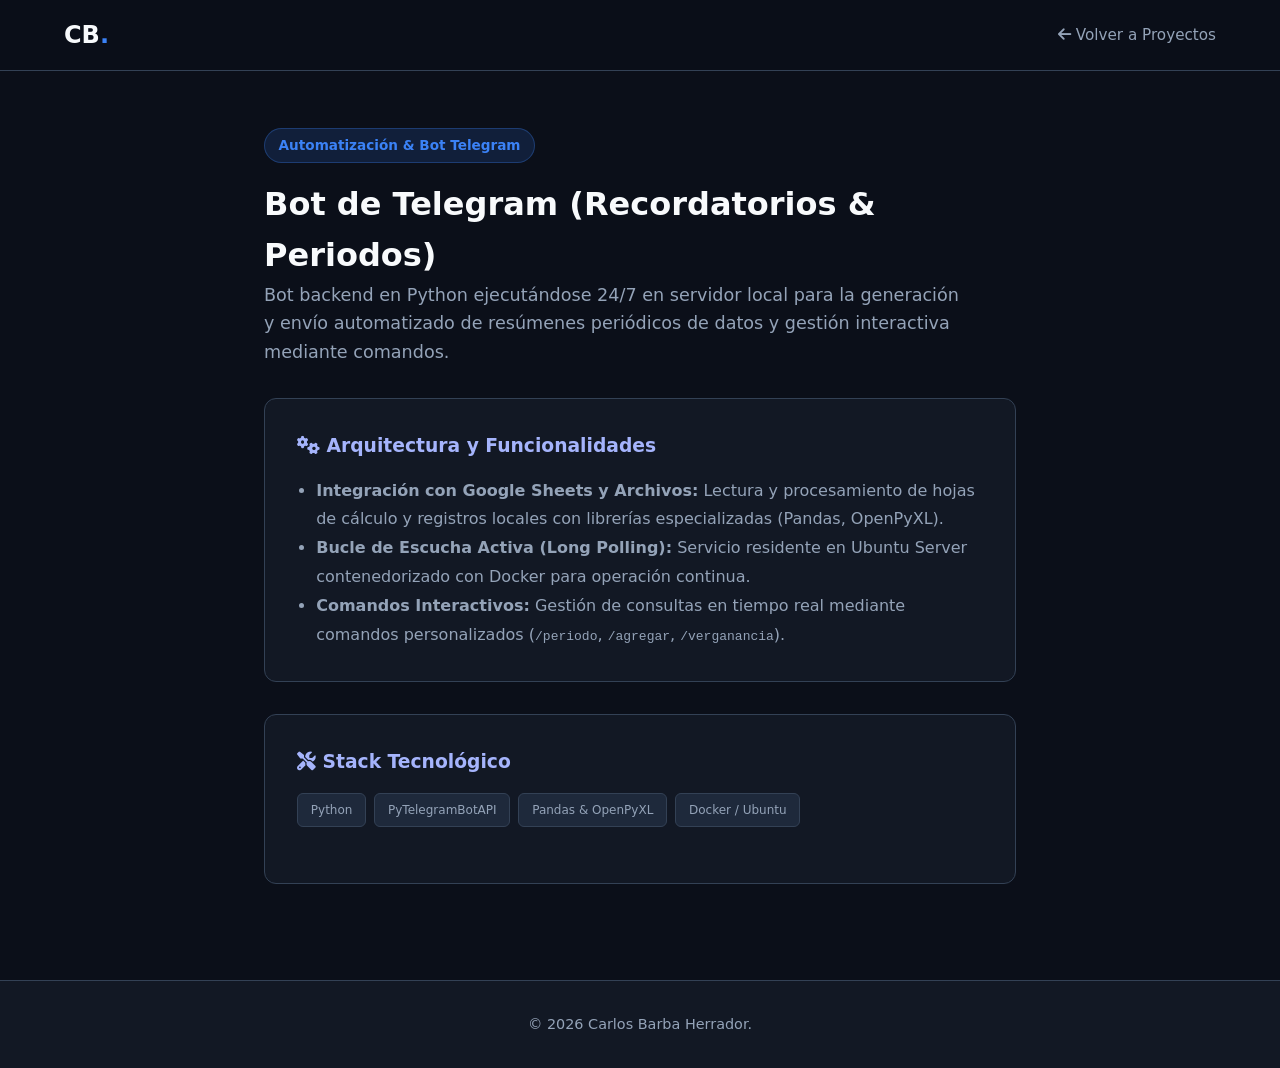
<file: proyecto-bot-telegram.html>
<!DOCTYPE html>
<html lang="es">
<head>
    <meta charset="UTF-8">
    <meta name="viewport" content="width=device-width, initial-scale=1.0">
    <title>Bot de Telegram para Recordatorios | Carlos Barba</title>
    <meta name="description" content="Bot de Telegram en Python que envía recordatorios y resúmenes de periodo desde Google Sheets, con vigilancia horaria y comandos interactivos.">
    <meta name="author" content="Carlos Barba Herrador">
    <meta name="robots" content="index, follow, max-image-preview:large">
    <meta name="theme-color" content="#0b0f19">
    <link rel="canonical" href="https://portfolio-carlos-barba-herrador.duckdns.org/proyecto-bot-telegram.html">
    <!-- Open Graph -->
    <meta property="og:site_name" content="Carlos Barba Herrador">
    <meta property="og:locale" content="es_ES">
    <meta property="og:type" content="article">
    <meta property="og:title" content="Bot de Telegram para Recordatorios | Carlos Barba">
    <meta property="og:description" content="Bot de Telegram en Python que envía recordatorios y resúmenes de periodo desde Google Sheets, con vigilancia horaria y comandos interactivos.">
    <meta property="og:url" content="https://portfolio-carlos-barba-herrador.duckdns.org/proyecto-bot-telegram.html">
    <!-- Twitter Card -->
    <meta name="twitter:card" content="summary">
    <meta name="twitter:title" content="Bot de Telegram para Recordatorios | Carlos Barba">
    <meta name="twitter:description" content="Bot de Telegram en Python que envía recordatorios y resúmenes de periodo desde Google Sheets, con vigilancia horaria y comandos interactivos.">
    <!-- Estilos -->
    <link rel="preconnect" href="https://cdnjs.cloudflare.com" crossorigin>
    <link rel="stylesheet" href="styles.css">
    <link rel="stylesheet" href="https://cdnjs.cloudflare.com/ajax/libs/font-awesome/6.4.0/css/all.min.css">
    <link rel="icon" type="image/png" href="favicon.png">
    <script type="application/ld+json">
{
  "@context": "https://schema.org",
  "@graph": [
    {
      "@type": "TechArticle",
      "@id": "https://portfolio-carlos-barba-herrador.duckdns.org/proyecto-bot-telegram.html#article",
      "headline": "Bot de Telegram (Recordatorios & Periodos)",
      "description": "Bot de Telegram en Python que envía recordatorios y resúmenes de periodo desde Google Sheets, con vigilancia horaria y comandos interactivos.",
      "url": "https://portfolio-carlos-barba-herrador.duckdns.org/proyecto-bot-telegram.html",
      "mainEntityOfPage": {
        "@type": "WebPage",
        "@id": "https://portfolio-carlos-barba-herrador.duckdns.org/proyecto-bot-telegram.html"
      },
      "inLanguage": "es-ES",
      "author": {
        "@type": "Person",
        "name": "Carlos Barba Herrador",
        "url": "https://portfolio-carlos-barba-herrador.duckdns.org/"
      },
      "isPartOf": {
        "@id": "https://portfolio-carlos-barba-herrador.duckdns.org/#website"
      }
    },
    {
      "@type": "BreadcrumbList",
      "itemListElement": [
        {
          "@type": "ListItem",
          "position": 1,
          "name": "Inicio",
          "item": "https://portfolio-carlos-barba-herrador.duckdns.org/"
        },
        {
          "@type": "ListItem",
          "position": 2,
          "name": "Bot de Telegram para Recordatorios",
          "item": "https://portfolio-carlos-barba-herrador.duckdns.org/proyecto-bot-telegram.html"
        }
      ]
    },
    {
      "@type": "WebSite",
      "@id": "https://portfolio-carlos-barba-herrador.duckdns.org/#website",
      "url": "https://portfolio-carlos-barba-herrador.duckdns.org/",
      "name": "Carlos Barba Herrador",
      "inLanguage": "es-ES",
      "publisher": {
        "@id": "https://portfolio-carlos-barba-herrador.duckdns.org/#person"
      }
    }
  ]
}
    </script>
</head>
<body>
    <header class="navbar">
        <div class="nav-container">
            <a href="index.html" class="logo">CB<span>.</span></a>
            <nav aria-label="Navegación del proyecto">
                <ul class="nav-links">
                    <li><a href="index.html#projects"><i class="fas fa-arrow-left"></i> Volver a Proyectos</a></li>
                </ul>
            </nav>
        </div>
    </header>

    <main class="section" style="padding-top: 8rem;">
        <div class="container" style="max-width: 800px;">
            <span class="badge">Automatización & Bot Telegram</span>
            <h1>Bot de Telegram (Recordatorios & Periodos)</h1>
            <p class="hero-subtitle" style="font-size: 1.1rem; margin-bottom: 2rem;">
                Bot backend en Python ejecutándose 24/7 en servidor local para la generación y envío automatizado de resúmenes periódicos de datos y gestión interactiva mediante comandos.
            </p>

            <div style="background: var(--bg-secondary); border: 1px solid var(--border); border-radius: 12px; padding: 2rem; margin-bottom: 2rem;">
                <h3 style="color: #a5b4fc; margin-bottom: 1rem;"><i class="fas fa-cogs"></i> Arquitectura y Funcionalidades</h3>
                <ul style="color: var(--text-muted); line-height: 1.8; padding-left: 1.2rem;">
                    <li><strong>Integración con Google Sheets y Archivos:</strong> Lectura y procesamiento de hojas de cálculo y registros locales con librerías especializadas (Pandas, OpenPyXL).</li>
                    <li><strong>Bucle de Escucha Activa (Long Polling):</strong> Servicio residente en Ubuntu Server contenedorizado con Docker para operación continua.</li>
                    <li><strong>Comandos Interactivos:</strong> Gestión de consultas en tiempo real mediante comandos personalizados (<code>/periodo</code>, <code>/agregar</code>, <code>/verganancia</code>).</li>
                </ul>
            </div>

            <div style="background: var(--bg-secondary); border: 1px solid var(--border); border-radius: 12px; padding: 2rem;">
                <h3 style="color: #a5b4fc; margin-bottom: 1rem;"><i class="fas fa-tools"></i> Stack Tecnológico</h3>
                <div class="tags" style="display: flex; gap: 0.5rem; flex-wrap: wrap;">
                    <span style="background: #1e293b; padding: 0.4rem 0.8rem; border-radius: 6px; border: 1px solid var(--border);">Python</span>
                    <span style="background: #1e293b; padding: 0.4rem 0.8rem; border-radius: 6px; border: 1px solid var(--border);">PyTelegramBotAPI</span>
                    <span style="background: #1e293b; padding: 0.4rem 0.8rem; border-radius: 6px; border: 1px solid var(--border);">Pandas & OpenPyXL</span>
                    <span style="background: #1e293b; padding: 0.4rem 0.8rem; border-radius: 6px; border: 1px solid var(--border);">Docker / Ubuntu</span>
                </div>
            </div>
        </div>
    </main>

    <footer>
        <div class="container footer-content">
            <p>&copy; 2026 Carlos Barba Herrador.</p>
        </div>
    </footer>
</body>
</html>
</file>
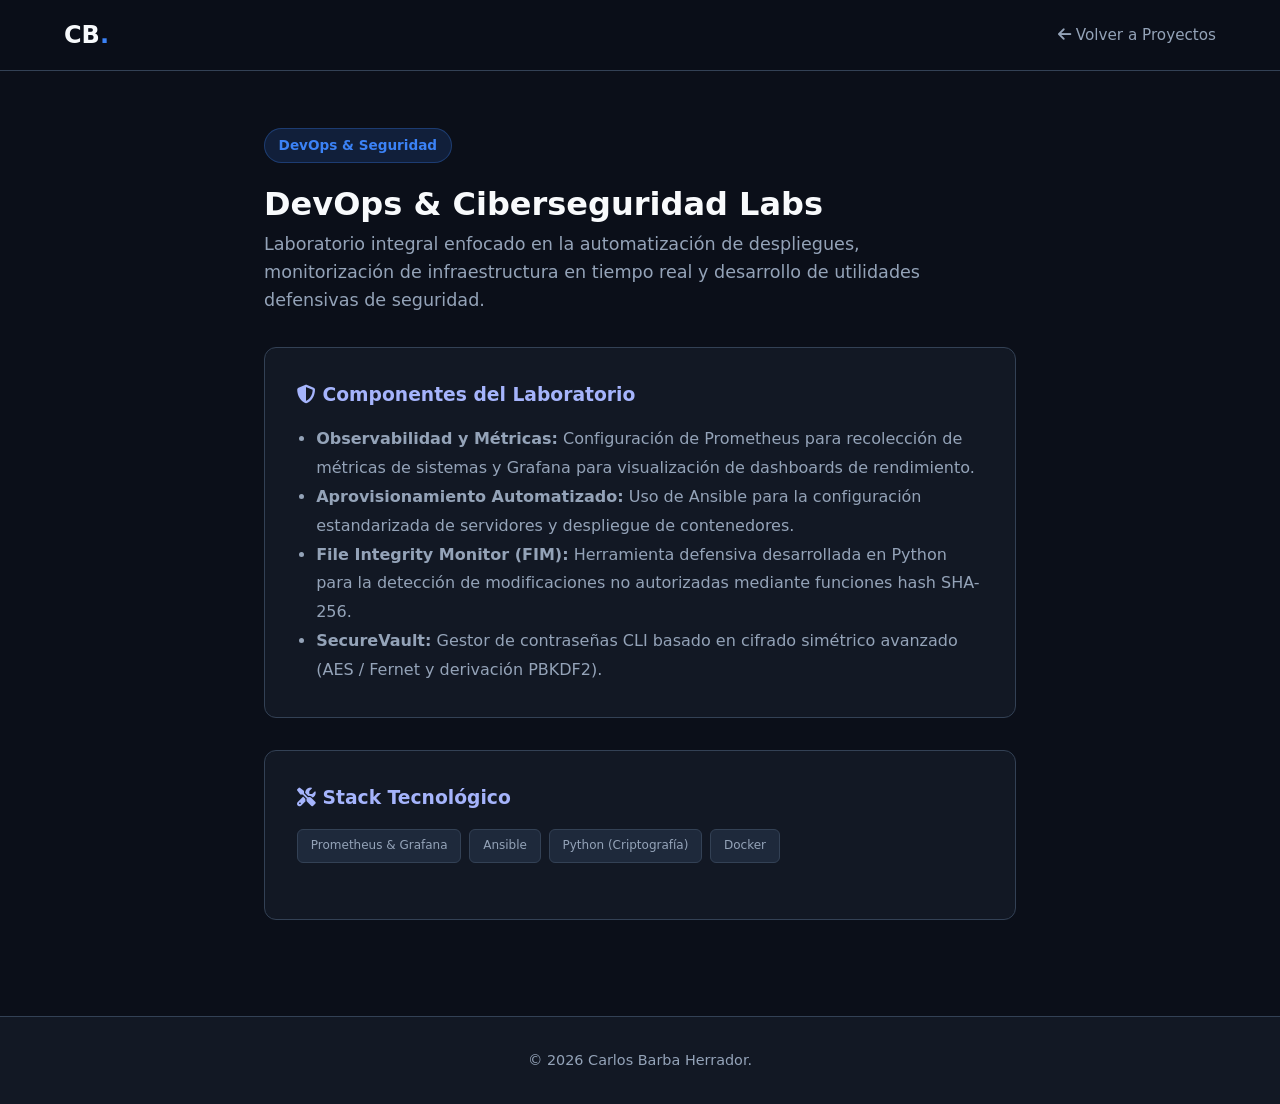
<file: proyecto-devops.html>
<!DOCTYPE html>
<html lang="es">
<head>
    <meta charset="UTF-8">
    <meta name="viewport" content="width=device-width, initial-scale=1.0">
    <title>Laboratorio de DevOps y Ciberseguridad | Carlos Barba</title>
    <meta name="description" content="Laboratorio de DevOps y ciberseguridad con Prometheus, Grafana, Ansible, monitorización de integridad de archivos (FIM) y SecureVault.">
    <meta name="author" content="Carlos Barba Herrador">
    <meta name="robots" content="index, follow, max-image-preview:large">
    <meta name="theme-color" content="#0b0f19">
    <link rel="canonical" href="https://portfolio-carlos-barba-herrador.duckdns.org/proyecto-devops.html">
    <!-- Open Graph -->
    <meta property="og:site_name" content="Carlos Barba Herrador">
    <meta property="og:locale" content="es_ES">
    <meta property="og:type" content="article">
    <meta property="og:title" content="Laboratorio de DevOps y Ciberseguridad | Carlos Barba">
    <meta property="og:description" content="Laboratorio de DevOps y ciberseguridad con Prometheus, Grafana, Ansible, monitorización de integridad de archivos (FIM) y SecureVault.">
    <meta property="og:url" content="https://portfolio-carlos-barba-herrador.duckdns.org/proyecto-devops.html">
    <!-- Twitter Card -->
    <meta name="twitter:card" content="summary">
    <meta name="twitter:title" content="Laboratorio de DevOps y Ciberseguridad | Carlos Barba">
    <meta name="twitter:description" content="Laboratorio de DevOps y ciberseguridad con Prometheus, Grafana, Ansible, monitorización de integridad de archivos (FIM) y SecureVault.">
    <!-- Estilos -->
    <link rel="preconnect" href="https://cdnjs.cloudflare.com" crossorigin>
    <link rel="stylesheet" href="styles.css">
    <link rel="stylesheet" href="https://cdnjs.cloudflare.com/ajax/libs/font-awesome/6.4.0/css/all.min.css">
    <link rel="icon" type="image/png" href="favicon.png">
    <script type="application/ld+json">
{
  "@context": "https://schema.org",
  "@graph": [
    {
      "@type": "TechArticle",
      "@id": "https://portfolio-carlos-barba-herrador.duckdns.org/proyecto-devops.html#article",
      "headline": "DevOps & Ciberseguridad Labs",
      "description": "Laboratorio de DevOps y ciberseguridad con Prometheus, Grafana, Ansible, monitorización de integridad de archivos (FIM) y SecureVault.",
      "url": "https://portfolio-carlos-barba-herrador.duckdns.org/proyecto-devops.html",
      "mainEntityOfPage": {
        "@type": "WebPage",
        "@id": "https://portfolio-carlos-barba-herrador.duckdns.org/proyecto-devops.html"
      },
      "inLanguage": "es-ES",
      "author": {
        "@type": "Person",
        "name": "Carlos Barba Herrador",
        "url": "https://portfolio-carlos-barba-herrador.duckdns.org/"
      },
      "isPartOf": {
        "@id": "https://portfolio-carlos-barba-herrador.duckdns.org/#website"
      }
    },
    {
      "@type": "BreadcrumbList",
      "itemListElement": [
        {
          "@type": "ListItem",
          "position": 1,
          "name": "Inicio",
          "item": "https://portfolio-carlos-barba-herrador.duckdns.org/"
        },
        {
          "@type": "ListItem",
          "position": 2,
          "name": "Laboratorio de DevOps y Ciberseguridad",
          "item": "https://portfolio-carlos-barba-herrador.duckdns.org/proyecto-devops.html"
        }
      ]
    },
    {
      "@type": "WebSite",
      "@id": "https://portfolio-carlos-barba-herrador.duckdns.org/#website",
      "url": "https://portfolio-carlos-barba-herrador.duckdns.org/",
      "name": "Carlos Barba Herrador",
      "inLanguage": "es-ES",
      "publisher": {
        "@id": "https://portfolio-carlos-barba-herrador.duckdns.org/#person"
      }
    }
  ]
}
    </script>
</head>
<body>
    <header class="navbar">
        <div class="nav-container">
            <a href="index.html" class="logo">CB<span>.</span></a>
            <nav aria-label="Navegación del proyecto">
                <ul class="nav-links">
                    <li><a href="index.html#projects"><i class="fas fa-arrow-left"></i> Volver a Proyectos</a></li>
                </ul>
            </nav>
        </div>
    </header>

    <main class="section" style="padding-top: 8rem;">
        <div class="container" style="max-width: 800px;">
            <span class="badge">DevOps & Seguridad</span>
            <h1>DevOps & Ciberseguridad Labs</h1>
            <p class="hero-subtitle" style="font-size: 1.1rem; margin-bottom: 2rem;">
                Laboratorio integral enfocado en la automatización de despliegues, monitorización de infraestructura en tiempo real y desarrollo de utilidades defensivas de seguridad.
            </p>

            <div style="background: var(--bg-secondary); border: 1px solid var(--border); border-radius: 12px; padding: 2rem; margin-bottom: 2rem;">
                <h3 style="color: #a5b4fc; margin-bottom: 1rem;"><i class="fas fa-shield-alt"></i> Componentes del Laboratorio</h3>
                <ul style="color: var(--text-muted); line-height: 1.8; padding-left: 1.2rem;">
                    <li><strong>Observabilidad y Métricas:</strong> Configuración de Prometheus para recolección de métricas de sistemas y Grafana para visualización de dashboards de rendimiento.</li>
                    <li><strong>Aprovisionamiento Automatizado:</strong> Uso de Ansible para la configuración estandarizada de servidores y despliegue de contenedores.</li>
                    <li><strong>File Integrity Monitor (FIM):</strong> Herramienta defensiva desarrollada en Python para la detección de modificaciones no autorizadas mediante funciones hash SHA-256.</li>
                    <li><strong>SecureVault:</strong> Gestor de contraseñas CLI basado en cifrado simétrico avanzado (AES / Fernet y derivación PBKDF2).</li>
                </ul>
            </div>

            <div style="background: var(--bg-secondary); border: 1px solid var(--border); border-radius: 12px; padding: 2rem;">
                <h3 style="color: #a5b4fc; margin-bottom: 1rem;"><i class="fas fa-tools"></i> Stack Tecnológico</h3>
                <div class="tags" style="display: flex; gap: 0.5rem; flex-wrap: wrap;">
                    <span style="background: #1e293b; padding: 0.4rem 0.8rem; border-radius: 6px; border: 1px solid var(--border);">Prometheus & Grafana</span>
                    <span style="background: #1e293b; padding: 0.4rem 0.8rem; border-radius: 6px; border: 1px solid var(--border);">Ansible</span>
                    <span style="background: #1e293b; padding: 0.4rem 0.8rem; border-radius: 6px; border: 1px solid var(--border);">Python (Criptografía)</span>
                    <span style="background: #1e293b; padding: 0.4rem 0.8rem; border-radius: 6px; border: 1px solid var(--border);">Docker</span>
                </div>
            </div>
        </div>
    </main>

    <footer>
        <div class="container footer-content">
            <p>&copy; 2026 Carlos Barba Herrador.</p>
        </div>
    </footer>
</body>
</html>
</file>
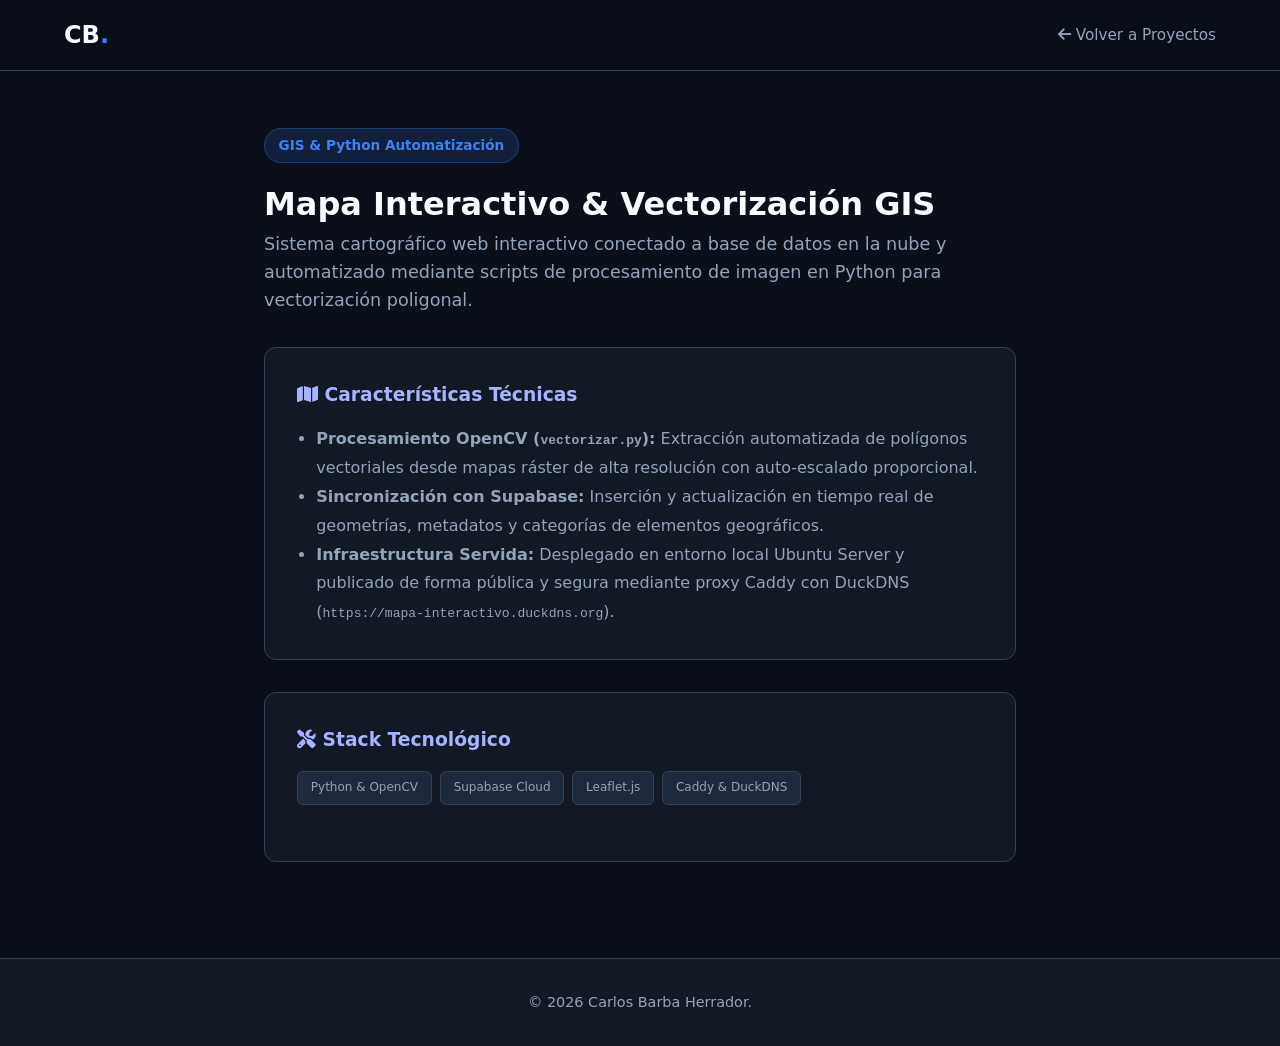
<file: proyecto-mapa.html>
<!DOCTYPE html>
<html lang="es">
<head>
    <meta charset="UTF-8">
    <meta name="viewport" content="width=device-width, initial-scale=1.0">
    <title>Mapa Interactivo GIS con Leaflet y Supabase | Carlos Barba</title>
    <meta name="description" content="Mapa interactivo del mundo de rol con Leaflet y Supabase: vectorización GIS con Python y OpenCV, regiones, POIs y cursores multijugador en vivo.">
    <meta name="author" content="Carlos Barba Herrador">
    <meta name="robots" content="index, follow, max-image-preview:large">
    <meta name="theme-color" content="#0b0f19">
    <link rel="canonical" href="https://portfolio-carlos-barba-herrador.duckdns.org/proyecto-mapa.html">
    <!-- Open Graph -->
    <meta property="og:site_name" content="Carlos Barba Herrador">
    <meta property="og:locale" content="es_ES">
    <meta property="og:type" content="article">
    <meta property="og:title" content="Mapa Interactivo GIS con Leaflet y Supabase | Carlos Barba">
    <meta property="og:description" content="Mapa interactivo del mundo de rol con Leaflet y Supabase: vectorización GIS con Python y OpenCV, regiones, POIs y cursores multijugador en vivo.">
    <meta property="og:url" content="https://portfolio-carlos-barba-herrador.duckdns.org/proyecto-mapa.html">
    <!-- Twitter Card -->
    <meta name="twitter:card" content="summary">
    <meta name="twitter:title" content="Mapa Interactivo GIS con Leaflet y Supabase | Carlos Barba">
    <meta name="twitter:description" content="Mapa interactivo del mundo de rol con Leaflet y Supabase: vectorización GIS con Python y OpenCV, regiones, POIs y cursores multijugador en vivo.">
    <!-- Estilos -->
    <link rel="preconnect" href="https://cdnjs.cloudflare.com" crossorigin>
    <link rel="stylesheet" href="styles.css">
    <link rel="stylesheet" href="https://cdnjs.cloudflare.com/ajax/libs/font-awesome/6.4.0/css/all.min.css">
    <link rel="icon" type="image/png" href="favicon.png">
    <script type="application/ld+json">
{
  "@context": "https://schema.org",
  "@graph": [
    {
      "@type": "TechArticle",
      "@id": "https://portfolio-carlos-barba-herrador.duckdns.org/proyecto-mapa.html#article",
      "headline": "Mapa Interactivo & Vectorización GIS",
      "description": "Mapa interactivo del mundo de rol con Leaflet y Supabase: vectorización GIS con Python y OpenCV, regiones, POIs y cursores multijugador en vivo.",
      "url": "https://portfolio-carlos-barba-herrador.duckdns.org/proyecto-mapa.html",
      "mainEntityOfPage": {
        "@type": "WebPage",
        "@id": "https://portfolio-carlos-barba-herrador.duckdns.org/proyecto-mapa.html"
      },
      "inLanguage": "es-ES",
      "author": {
        "@type": "Person",
        "name": "Carlos Barba Herrador",
        "url": "https://portfolio-carlos-barba-herrador.duckdns.org/"
      },
      "isPartOf": {
        "@id": "https://portfolio-carlos-barba-herrador.duckdns.org/#website"
      }
    },
    {
      "@type": "BreadcrumbList",
      "itemListElement": [
        {
          "@type": "ListItem",
          "position": 1,
          "name": "Inicio",
          "item": "https://portfolio-carlos-barba-herrador.duckdns.org/"
        },
        {
          "@type": "ListItem",
          "position": 2,
          "name": "Mapa Interactivo GIS con Leaflet y Supabase",
          "item": "https://portfolio-carlos-barba-herrador.duckdns.org/proyecto-mapa.html"
        }
      ]
    },
    {
      "@type": "WebSite",
      "@id": "https://portfolio-carlos-barba-herrador.duckdns.org/#website",
      "url": "https://portfolio-carlos-barba-herrador.duckdns.org/",
      "name": "Carlos Barba Herrador",
      "inLanguage": "es-ES",
      "publisher": {
        "@id": "https://portfolio-carlos-barba-herrador.duckdns.org/#person"
      }
    }
  ]
}
    </script>
</head>
<body>
    <header class="navbar">
        <div class="nav-container">
            <a href="index.html" class="logo">CB<span>.</span></a>
            <nav aria-label="Navegación del proyecto">
                <ul class="nav-links">
                    <li><a href="index.html#projects"><i class="fas fa-arrow-left"></i> Volver a Proyectos</a></li>
                </ul>
            </nav>
        </div>
    </header>

    <main class="section" style="padding-top: 8rem;">
        <div class="container" style="max-width: 800px;">
            <span class="badge">GIS & Python Automatización</span>
            <h1>Mapa Interactivo & Vectorización GIS</h1>
            <p class="hero-subtitle" style="font-size: 1.1rem; margin-bottom: 2rem;">
                Sistema cartográfico web interactivo conectado a base de datos en la nube y automatizado mediante scripts de procesamiento de imagen en Python para vectorización poligonal.
            </p>

            <div style="background: var(--bg-secondary); border: 1px solid var(--border); border-radius: 12px; padding: 2rem; margin-bottom: 2rem;">
                <h3 style="color: #a5b4fc; margin-bottom: 1rem;"><i class="fas fa-map"></i> Características Técnicas</h3>
                <ul style="color: var(--text-muted); line-height: 1.8; padding-left: 1.2rem;">
                    <li><strong>Procesamiento OpenCV (<code>vectorizar.py</code>):</strong> Extracción automatizada de polígonos vectoriales desde mapas ráster de alta resolución con auto-escalado proporcional.</li>
                    <li><strong>Sincronización con Supabase:</strong> Inserción y actualización en tiempo real de geometrías, metadatos y categorías de elementos geográficos.</li>
                    <li><strong>Infraestructura Servida:</strong> Desplegado en entorno local Ubuntu Server y publicado de forma pública y segura mediante proxy Caddy con DuckDNS (<code>https://mapa-interactivo.duckdns.org</code>).</li>
                </ul>
            </div>

            <div style="background: var(--bg-secondary); border: 1px solid var(--border); border-radius: 12px; padding: 2rem;">
                <h3 style="color: #a5b4fc; margin-bottom: 1rem;"><i class="fas fa-tools"></i> Stack Tecnológico</h3>
                <div class="tags" style="display: flex; gap: 0.5rem; flex-wrap: wrap;">
                    <span style="background: #1e293b; padding: 0.4rem 0.8rem; border-radius: 6px; border: 1px solid var(--border);">Python & OpenCV</span>
                    <span style="background: #1e293b; padding: 0.4rem 0.8rem; border-radius: 6px; border: 1px solid var(--border);">Supabase Cloud</span>
                    <span style="background: #1e293b; padding: 0.4rem 0.8rem; border-radius: 6px; border: 1px solid var(--border);">Leaflet.js</span>
                    <span style="background: #1e293b; padding: 0.4rem 0.8rem; border-radius: 6px; border: 1px solid var(--border);">Caddy & DuckDNS</span>
                </div>
            </div>
        </div>
    </main>

    <footer>
        <div class="container footer-content">
            <p>&copy; 2026 Carlos Barba Herrador.</p>
        </div>
    </footer>
</body>
</html>
</file>
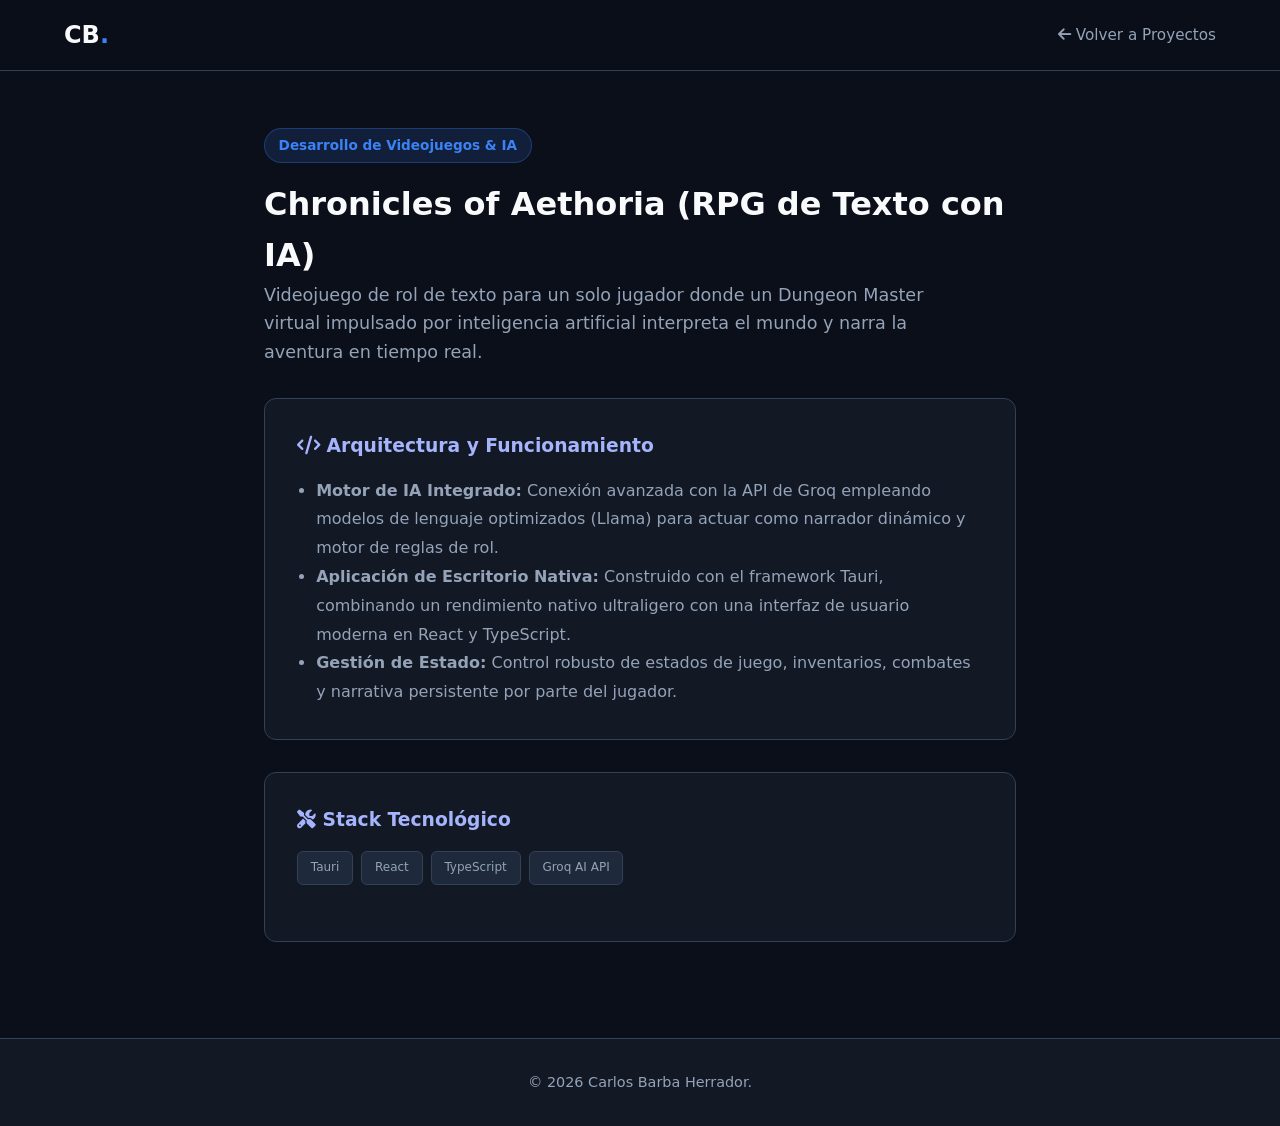
<file: proyecto-rpg.html>
<!DOCTYPE html>
<html lang="es">
<head>
    <meta charset="UTF-8">
    <meta name="viewport" content="width=device-width, initial-scale=1.0">
    <title>Chronicles of Aethoria (RPG-IA) | Carlos Barba</title>
    <meta name="description" content="Chronicles of Aethoria: RPG de texto con Dungeon Master de IA (Llama vía Groq) desarrollado con Tauri, React y TypeScript. Arquitectura técnica.">
    <meta name="author" content="Carlos Barba Herrador">
    <meta name="robots" content="index, follow, max-image-preview:large">
    <meta name="theme-color" content="#0b0f19">
    <link rel="canonical" href="https://portfolio-carlos-barba-herrador.duckdns.org/proyecto-rpg.html">
    <!-- Open Graph -->
    <meta property="og:site_name" content="Carlos Barba Herrador">
    <meta property="og:locale" content="es_ES">
    <meta property="og:type" content="article">
    <meta property="og:title" content="Chronicles of Aethoria (RPG-IA) | Carlos Barba">
    <meta property="og:description" content="Chronicles of Aethoria: RPG de texto con Dungeon Master de IA (Llama vía Groq) desarrollado con Tauri, React y TypeScript. Arquitectura técnica.">
    <meta property="og:url" content="https://portfolio-carlos-barba-herrador.duckdns.org/proyecto-rpg.html">
    <!-- Twitter Card -->
    <meta name="twitter:card" content="summary">
    <meta name="twitter:title" content="Chronicles of Aethoria (RPG-IA) | Carlos Barba">
    <meta name="twitter:description" content="Chronicles of Aethoria: RPG de texto con Dungeon Master de IA (Llama vía Groq) desarrollado con Tauri, React y TypeScript. Arquitectura técnica.">
    <!-- Estilos -->
    <link rel="preconnect" href="https://cdnjs.cloudflare.com" crossorigin>
    <link rel="stylesheet" href="styles.css">
    <link rel="stylesheet" href="https://cdnjs.cloudflare.com/ajax/libs/font-awesome/6.4.0/css/all.min.css">
    <link rel="icon" type="image/png" href="favicon.png">
    <script type="application/ld+json">
{
  "@context": "https://schema.org",
  "@graph": [
    {
      "@type": "TechArticle",
      "@id": "https://portfolio-carlos-barba-herrador.duckdns.org/proyecto-rpg.html#article",
      "headline": "Chronicles of Aethoria (RPG de Texto con IA)",
      "description": "Chronicles of Aethoria: RPG de texto con Dungeon Master de IA (Llama vía Groq) desarrollado con Tauri, React y TypeScript. Arquitectura técnica.",
      "url": "https://portfolio-carlos-barba-herrador.duckdns.org/proyecto-rpg.html",
      "mainEntityOfPage": {
        "@type": "WebPage",
        "@id": "https://portfolio-carlos-barba-herrador.duckdns.org/proyecto-rpg.html"
      },
      "inLanguage": "es-ES",
      "author": {
        "@type": "Person",
        "name": "Carlos Barba Herrador",
        "url": "https://portfolio-carlos-barba-herrador.duckdns.org/"
      },
      "isPartOf": {
        "@id": "https://portfolio-carlos-barba-herrador.duckdns.org/#website"
      }
    },
    {
      "@type": "BreadcrumbList",
      "itemListElement": [
        {
          "@type": "ListItem",
          "position": 1,
          "name": "Inicio",
          "item": "https://portfolio-carlos-barba-herrador.duckdns.org/"
        },
        {
          "@type": "ListItem",
          "position": 2,
          "name": "Chronicles of Aethoria (RPG-IA)",
          "item": "https://portfolio-carlos-barba-herrador.duckdns.org/proyecto-rpg.html"
        }
      ]
    },
    {
      "@type": "WebSite",
      "@id": "https://portfolio-carlos-barba-herrador.duckdns.org/#website",
      "url": "https://portfolio-carlos-barba-herrador.duckdns.org/",
      "name": "Carlos Barba Herrador",
      "inLanguage": "es-ES",
      "publisher": {
        "@id": "https://portfolio-carlos-barba-herrador.duckdns.org/#person"
      }
    }
  ]
}
    </script>
</head>
<body>
    <header class="navbar">
        <div class="nav-container">
            <a href="index.html" class="logo">CB<span>.</span></a>
            <nav aria-label="Navegación del proyecto">
                <ul class="nav-links">
                    <li><a href="index.html#projects"><i class="fas fa-arrow-left"></i> Volver a Proyectos</a></li>
                </ul>
            </nav>
        </div>
    </header>

    <main class="section" style="padding-top: 8rem;">
        <div class="container" style="max-width: 800px;">
            <span class="badge">Desarrollo de Videojuegos & IA</span>
            <h1>Chronicles of Aethoria (RPG de Texto con IA)</h1>
            <p class="hero-subtitle" style="font-size: 1.1rem; margin-bottom: 2rem;">
                Videojuego de rol de texto para un solo jugador donde un Dungeon Master virtual impulsado por inteligencia artificial interpreta el mundo y narra la aventura en tiempo real.
            </p>

            <div style="background: var(--bg-secondary); border: 1px solid var(--border); border-radius: 12px; padding: 2rem; margin-bottom: 2rem;">
                <h3 style="color: #a5b4fc; margin-bottom: 1rem;"><i class="fas fa-code"></i> Arquitectura y Funcionamiento</h3>
                <ul style="color: var(--text-muted); line-height: 1.8; padding-left: 1.2rem;">
                    <li><strong>Motor de IA Integrado:</strong> Conexión avanzada con la API de Groq empleando modelos de lenguaje optimizados (Llama) para actuar como narrador dinámico y motor de reglas de rol.</li>
                    <li><strong>Aplicación de Escritorio Nativa:</strong> Construido con el framework Tauri, combinando un rendimiento nativo ultraligero con una interfaz de usuario moderna en React y TypeScript.</li>
                    <li><strong>Gestión de Estado:</strong> Control robusto de estados de juego, inventarios, combates y narrativa persistente por parte del jugador.</li>
                </ul>
            </div>

            <div style="background: var(--bg-secondary); border: 1px solid var(--border); border-radius: 12px; padding: 2rem;">
                <h3 style="color: #a5b4fc; margin-bottom: 1rem;"><i class="fas fa-tools"></i> Stack Tecnológico</h3>
                <div class="tags" style="display: flex; gap: 0.5rem; flex-wrap: wrap;">
                    <span style="background: #1e293b; padding: 0.4rem 0.8rem; border-radius: 6px; border: 1px solid var(--border);">Tauri</span>
                    <span style="background: #1e293b; padding: 0.4rem 0.8rem; border-radius: 6px; border: 1px solid var(--border);">React</span>
                    <span style="background: #1e293b; padding: 0.4rem 0.8rem; border-radius: 6px; border: 1px solid var(--border);">TypeScript</span>
                    <span style="background: #1e293b; padding: 0.4rem 0.8rem; border-radius: 6px; border: 1px solid var(--border);">Groq AI API</span>
                </div>
            </div>
        </div>
    </main>

    <footer>
        <div class="container footer-content">
            <p>&copy; 2026 Carlos Barba Herrador.</p>
        </div>
    </footer>
</body>
</html>
</file>
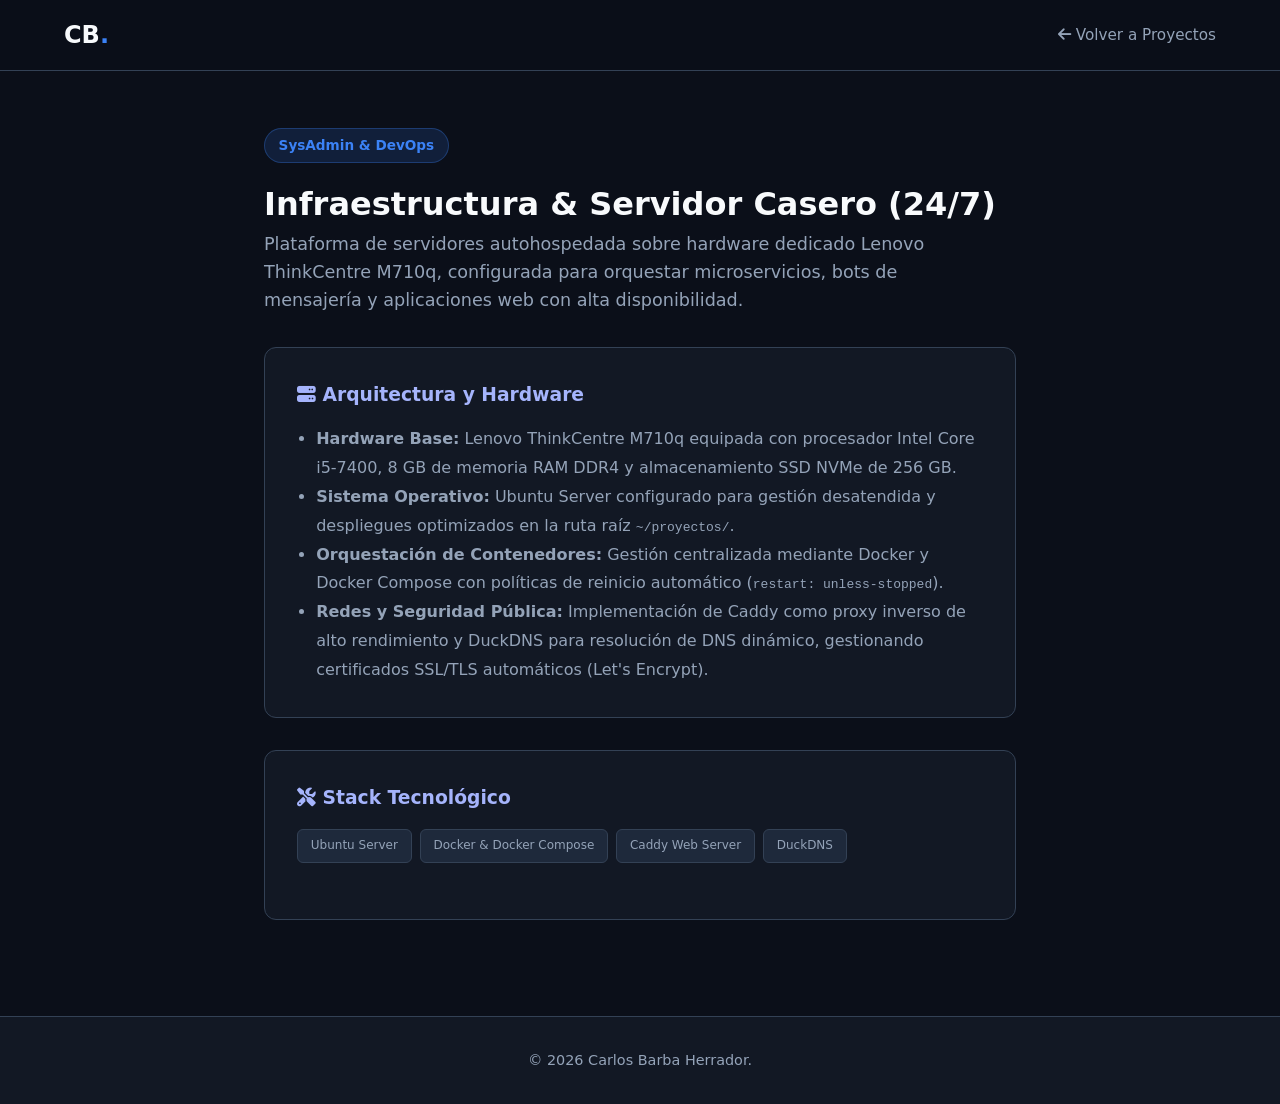
<file: proyecto-servidor.html>
<!DOCTYPE html>
<html lang="es">
<head>
    <meta charset="UTF-8">
    <meta name="viewport" content="width=device-width, initial-scale=1.0">
    <title>Servidor Casero 24/7 con Docker y Caddy | Carlos Barba</title>
    <meta name="description" content="Servidor casero 24/7 con Ubuntu Server, Docker Compose, Caddy y DuckDNS. Arquitectura, hardware, TLS automático y stack tecnológico explicados.">
    <meta name="author" content="Carlos Barba Herrador">
    <meta name="robots" content="index, follow, max-image-preview:large">
    <meta name="theme-color" content="#0b0f19">
    <link rel="canonical" href="https://portfolio-carlos-barba-herrador.duckdns.org/proyecto-servidor.html">
    <!-- Open Graph -->
    <meta property="og:site_name" content="Carlos Barba Herrador">
    <meta property="og:locale" content="es_ES">
    <meta property="og:type" content="article">
    <meta property="og:title" content="Servidor Casero 24/7 con Docker y Caddy | Carlos Barba">
    <meta property="og:description" content="Servidor casero 24/7 con Ubuntu Server, Docker Compose, Caddy y DuckDNS. Arquitectura, hardware, TLS automático y stack tecnológico explicados.">
    <meta property="og:url" content="https://portfolio-carlos-barba-herrador.duckdns.org/proyecto-servidor.html">
    <!-- Twitter Card -->
    <meta name="twitter:card" content="summary">
    <meta name="twitter:title" content="Servidor Casero 24/7 con Docker y Caddy | Carlos Barba">
    <meta name="twitter:description" content="Servidor casero 24/7 con Ubuntu Server, Docker Compose, Caddy y DuckDNS. Arquitectura, hardware, TLS automático y stack tecnológico explicados.">
    <!-- Estilos -->
    <link rel="preconnect" href="https://cdnjs.cloudflare.com" crossorigin>
    <link rel="stylesheet" href="styles.css">
    <link rel="stylesheet" href="https://cdnjs.cloudflare.com/ajax/libs/font-awesome/6.4.0/css/all.min.css">
    <link rel="icon" type="image/png" href="favicon.png">
    <script type="application/ld+json">
{
  "@context": "https://schema.org",
  "@graph": [
    {
      "@type": "TechArticle",
      "@id": "https://portfolio-carlos-barba-herrador.duckdns.org/proyecto-servidor.html#article",
      "headline": "Infraestructura & Servidor Casero (24/7)",
      "description": "Servidor casero 24/7 con Ubuntu Server, Docker Compose, Caddy y DuckDNS. Arquitectura, hardware, TLS automático y stack tecnológico explicados.",
      "url": "https://portfolio-carlos-barba-herrador.duckdns.org/proyecto-servidor.html",
      "mainEntityOfPage": {
        "@type": "WebPage",
        "@id": "https://portfolio-carlos-barba-herrador.duckdns.org/proyecto-servidor.html"
      },
      "inLanguage": "es-ES",
      "author": {
        "@type": "Person",
        "name": "Carlos Barba Herrador",
        "url": "https://portfolio-carlos-barba-herrador.duckdns.org/"
      },
      "isPartOf": {
        "@id": "https://portfolio-carlos-barba-herrador.duckdns.org/#website"
      }
    },
    {
      "@type": "BreadcrumbList",
      "itemListElement": [
        {
          "@type": "ListItem",
          "position": 1,
          "name": "Inicio",
          "item": "https://portfolio-carlos-barba-herrador.duckdns.org/"
        },
        {
          "@type": "ListItem",
          "position": 2,
          "name": "Servidor Casero 24/7 con Docker y Caddy",
          "item": "https://portfolio-carlos-barba-herrador.duckdns.org/proyecto-servidor.html"
        }
      ]
    },
    {
      "@type": "WebSite",
      "@id": "https://portfolio-carlos-barba-herrador.duckdns.org/#website",
      "url": "https://portfolio-carlos-barba-herrador.duckdns.org/",
      "name": "Carlos Barba Herrador",
      "inLanguage": "es-ES",
      "publisher": {
        "@id": "https://portfolio-carlos-barba-herrador.duckdns.org/#person"
      }
    }
  ]
}
    </script>
</head>
<body>
    <header class="navbar">
        <div class="nav-container">
            <a href="index.html" class="logo">CB<span>.</span></a>
            <nav aria-label="Navegación del proyecto">
                <ul class="nav-links">
                    <li><a href="index.html#projects"><i class="fas fa-arrow-left"></i> Volver a Proyectos</a></li>
                </ul>
            </nav>
        </div>
    </header>

    <main class="section" style="padding-top: 8rem;">
        <div class="container" style="max-width: 800px;">
            <span class="badge">SysAdmin & DevOps</span>
            <h1>Infraestructura & Servidor Casero (24/7)</h1>
            <p class="hero-subtitle" style="font-size: 1.1rem; margin-bottom: 2rem;">
                Plataforma de servidores autohospedada sobre hardware dedicado Lenovo ThinkCentre M710q, configurada para orquestar microservicios, bots de mensajería y aplicaciones web con alta disponibilidad.
            </p>

            <div style="background: var(--bg-secondary); border: 1px solid var(--border); border-radius: 12px; padding: 2rem; margin-bottom: 2rem;">
                <h3 style="color: #a5b4fc; margin-bottom: 1rem;"><i class="fas fa-server"></i> Arquitectura y Hardware</h3>
                <ul style="color: var(--text-muted); line-height: 1.8; padding-left: 1.2rem;">
                    <li><strong>Hardware Base:</strong> Lenovo ThinkCentre M710q equipada con procesador Intel Core i5-7400, 8 GB de memoria RAM DDR4 y almacenamiento SSD NVMe de 256 GB.</li>
                    <li><strong>Sistema Operativo:</strong> Ubuntu Server configurado para gestión desatendida y despliegues optimizados en la ruta raíz <code>~/proyectos/</code>.</li>
                    <li><strong>Orquestación de Contenedores:</strong> Gestión centralizada mediante Docker y Docker Compose con políticas de reinicio automático (<code>restart: unless-stopped</code>).</li>
                    <li><strong>Redes y Seguridad Pública:</strong> Implementación de Caddy como proxy inverso de alto rendimiento y DuckDNS para resolución de DNS dinámico, gestionando certificados SSL/TLS automáticos (Let's Encrypt).</li>
                </ul>
            </div>

            <div style="background: var(--bg-secondary); border: 1px solid var(--border); border-radius: 12px; padding: 2rem;">
                <h3 style="color: #a5b4fc; margin-bottom: 1rem;"><i class="fas fa-tools"></i> Stack Tecnológico</h3>
                <div class="tags" style="display: flex; gap: 0.5rem; flex-wrap: wrap;">
                    <span style="background: #1e293b; padding: 0.4rem 0.8rem; border-radius: 6px; border: 1px solid var(--border);">Ubuntu Server</span>
                    <span style="background: #1e293b; padding: 0.4rem 0.8rem; border-radius: 6px; border: 1px solid var(--border);">Docker & Docker Compose</span>
                    <span style="background: #1e293b; padding: 0.4rem 0.8rem; border-radius: 6px; border: 1px solid var(--border);">Caddy Web Server</span>
                    <span style="background: #1e293b; padding: 0.4rem 0.8rem; border-radius: 6px; border: 1px solid var(--border);">DuckDNS</span>
                </div>
            </div>
        </div>
    </main>

    <footer>
        <div class="container footer-content">
            <p>&copy; 2026 Carlos Barba Herrador.</p>
        </div>
    </footer>
</body>
</html>
</file>
<file: styles.css>
:root {
    --bg-primary: #0b0f19;
    --bg-secondary: #121824;
    --card-bg: #1e293b;
    --border: #334155;
    --text: #f8fafc;
    --text-muted: #94a3b8;
    --accent: #3b82f6;
    --accent-glow: rgba(59, 130, 246, 0.15);
    --transition: all 0.3s ease;
}

* {
    margin: 0;
    padding: 0;
    box-sizing: border-box;
}

body {
    font-family: system-ui, -apple-system, BlinkMacSystemFont, 'Segoe UI', Roboto, Oxygen, Ubuntu, Cantarell, sans-serif;
    background-color: var(--bg-primary);
    color: var(--text);
    line-height: 1.6;
    overflow-x: hidden;
}

/* NAVBAR RESPONSIVE */
.navbar {
    position: fixed;
    top: 0;
    left: 0;
    width: 100%;
    background-color: rgba(11, 15, 25, 0.9);
    backdrop-filter: blur(10px);
    border-bottom: 1px solid var(--border);
    z-index: 1000;
}

.nav-container {
    max-width: 1200px;
    margin: 0 auto;
    padding: 1rem 1.5rem;
    display: flex;
    justify-content: space-between;
    align-items: center;
}

.logo {
    font-size: 1.5rem;
    font-weight: 800;
    color: var(--text);
    text-decoration: none;
}

.logo span {
    color: var(--accent);
}

.nav-links {
    display: flex;
    gap: 1.5rem;
    list-style: none;
    align-items: center;
}

.nav-links a {
    color: var(--text-muted);
    text-decoration: none;
    font-size: 0.95rem;
    font-weight: 500;
    transition: var(--transition);
}

.nav-links a:hover {
    color: var(--accent);
}

.nav-cv-btn {
    background-color: var(--accent);
    color: white !important;
    padding: 0.5rem 1rem;
    border-radius: 6px;
    display: inline-flex;
    align-items: center;
    gap: 0.5rem;
}

.nav-cv-btn:hover {
    opacity: 0.9;
}

/* CONTENEDORES Y SECCIONES */
.container {
    max-width: 1200px;
    margin: 0 auto;
    padding: 0 1.5rem;
}

.section {
    padding: 6rem 0;
}

.hero-section {
    padding: 9rem 0 5rem 0;
}

.section-header {
    margin-bottom: 3rem;
    text-align: center;
}

.section-header h2 {
    font-size: 2.2rem;
    color: var(--text);
    margin-bottom: 0.5rem;
}

.section-header p {
    color: var(--text-muted);
    font-size: 1.1rem;
}

.section-title-left {
    font-size: 1.5rem;
    color: var(--text);
    margin-bottom: 1.5rem;
    display: flex;
    align-items: center;
    gap: 0.75rem;
}

/* HERO CONTENT */
.badge {
    display: inline-block;
    background-color: var(--accent-glow);
    color: var(--accent);
    padding: 0.35rem 0.85rem;
    border-radius: 20px;
    font-size: 0.85rem;
    font-weight: 600;
    margin-bottom: 1rem;
    border: 1px solid rgba(59, 130, 246, 0.3);
}

.hero-content h1 {
    font-size: 3rem;
    font-weight: 800;
    line-height: 1.2;
    margin-bottom: 1rem;
}

.hero-content h1 span {
    color: var(--accent);
}

.hero-subtitle {
    font-size: 1.2rem;
    color: var(--text-muted);
    margin-bottom: 2rem;
    max-width: 700px;
}

.cta-group {
    display: flex;
    gap: 1rem;
    flex-wrap: wrap;
}

.btn {
    display: inline-flex;
    align-items: center;
    gap: 0.5rem;
    padding: 0.75rem 1.5rem;
    border-radius: 8px;
    font-weight: 600;
    text-decoration: none;
    transition: var(--transition);
    cursor: pointer;
}

.btn.primary {
    background-color: var(--accent);
    color: white;
}

.btn.primary:hover {
    opacity: 0.9;
    transform: translateY(-2px);
}

.btn.secondary {
    background-color: var(--card-bg);
    color: var(--text);
    border: 1px solid var(--border);
}

.btn.secondary:hover {
    border-color: var(--accent);
    transform: translateY(-2px);
}

/* EDUCACIÓN Y CURSOS */
.education-grid {
    display: grid;
    grid-template-columns: repeat(auto-fit, minmax(280px, 1fr));
    gap: 1.5rem;
}

.edu-category {
    display: flex;
    flex-direction: column;
    gap: 0.5rem;
}

.edu-level {
    font-size: 0.85rem;
    color: var(--accent);
    font-weight: 700;
    text-transform: uppercase;
    letter-spacing: 0.05em;
}

.edu-card {
    background-color: var(--card-bg);
    border: 1px solid var(--border);
    border-radius: 12px;
    padding: 1.5rem;
    height: 100%;
    transition: var(--transition);
}

.edu-card:hover {
    border-color: var(--accent);
    transform: translateY(-3px);
}

.edu-card h3 {
    font-size: 1.1rem;
    margin-bottom: 0.25rem;
}

.edu-place {
    font-size: 0.9rem;
    color: var(--accent);
    margin-bottom: 0.75rem;
    font-weight: 500;
}

.edu-desc {
    font-size: 0.9rem;
    color: var(--text-muted);
}

.courses-grid {
    display: grid;
    grid-template-columns: repeat(auto-fit, minmax(250px, 1fr));
    gap: 1.25rem;
}

.course-card {
    background-color: var(--card-bg);
    border: 1px solid var(--border);
    border-radius: 12px;
    padding: 1.25rem;
    transition: var(--transition);
}

.course-card:hover {
    border-color: var(--accent);
}

.course-card h4 {
    font-size: 1rem;
    margin-bottom: 0.3rem;
}

.course-card p {
    font-size: 0.85rem;
    color: var(--text-muted);
}

/* HABILIDADES TÉCNICAS */
.skills-grid {
    display: grid;
    grid-template-columns: repeat(auto-fit, minmax(240px, 1fr));
    gap: 1.25rem;
}

.skill-category-card {
    background-color: var(--card-bg);
    border: 1px solid var(--border);
    border-radius: 12px;
    padding: 1.5rem;
    transition: var(--transition);
}

.skill-category-card:hover {
    border-color: var(--accent);
    transform: translateY(-2px);
    box-shadow: 0 0 20px var(--accent-glow);
}

.skill-category-card h3 {
    display: flex;
    align-items: center;
    gap: 0.75rem;
    font-size: 1.1rem;
    color: #a5b4fc;
    margin-bottom: 0.75rem;
}

.skill-category-card p {
    font-size: 0.95rem;
    color: var(--text-muted);
    line-height: 1.5;
}

/* EXPERIENCIA PROFESIONAL */
.experience-timeline {
    display: flex;
    flex-direction: column;
    gap: 1.5rem;
}

.exp-card {
    background-color: var(--card-bg);
    border: 1px solid var(--border);
    border-radius: 12px;
    padding: 1.75rem;
    position: relative;
    transition: var(--transition);
}

.exp-card:hover {
    border-color: var(--accent);
}

.exp-badge {
    position: absolute;
    top: 1.5rem;
    right: 1.5rem;
    background-color: rgba(59, 130, 246, 0.1);
    color: var(--accent);
    padding: 0.25rem 0.75rem;
    border-radius: 20px;
    font-size: 0.8rem;
    font-weight: 600;
}

.exp-card h3 {
    font-size: 1.2rem;
    margin-bottom: 0.25rem;
}

.exp-card h4 {
    font-size: 0.95rem;
    color: var(--accent);
    margin-bottom: 1rem;
    font-weight: 500;
}

.exp-card p {
    font-size: 0.95rem;
    color: var(--text-muted);
    line-height: 1.6;
}

/* PROYECTOS GRID */
.projects-grid {
    display: grid;
    grid-template-columns: repeat(auto-fit, minmax(300px, 1fr));
    gap: 1.5rem;
}

.project-card-link {
    text-decoration: none;
    color: inherit;
    display: block;
}

.project-card {
    background-color: var(--card-bg);
    border: 1px solid var(--border);
    border-radius: 12px;
    padding: 2rem;
    height: 100%;
    display: flex;
    flex-direction: column;
    transition: var(--transition);
}

.project-card:hover {
    border-color: var(--accent);
    transform: translateY(-4px);
    box-shadow: 0 10px 30px rgba(0, 0, 0, 0.3);
}

.card-icon {
    font-size: 2rem;
    color: var(--accent);
    margin-bottom: 1.25rem;
}

.project-card h3 {
    font-size: 1.25rem;
    margin-bottom: 0.75rem;
}

.project-card p {
    font-size: 0.95rem;
    color: var(--text-muted);
    margin-bottom: 1.5rem;
    flex-grow: 1;
    line-height: 1.6;
}

.tags {
    display: flex;
    flex-wrap: wrap;
    gap: 0.5rem;
    margin-bottom: 1.5rem;
}

.tags span {
    background-color: rgba(51, 65, 85, 0.5);
    color: var(--text-muted);
    padding: 0.25rem 0.6rem;
    border-radius: 6px;
    font-size: 0.75rem;
    font-weight: 500;
}

.card-action {
    font-size: 0.9rem;
    color: var(--accent);
    font-weight: 600;
    display: flex;
    align-items: center;
    gap: 0.5rem;
}

/* CONTACTO */
.contact-container {
    max-width: 800px !important;
}

.contact-card {
    background-color: var(--card-bg);
    border: 1px solid var(--border);
    border-radius: 12px;
    padding: 2.5rem;
    display: grid;
    grid-template-columns: repeat(auto-fit, minmax(220px, 1fr));
    gap: 2rem;
}

.contact-item {
    display: flex;
    align-items: flex-start;
    gap: 1rem;
}

.contact-item i {
    font-size: 1.5rem;
    color: var(--accent);
    margin-top: 0.2rem;
}

.contact-item h4 {
    font-size: 0.95rem;
    color: var(--text);
    margin-bottom: 0.2rem;
}

.contact-item p, .contact-item a {
    font-size: 0.9rem;
    color: var(--text-muted);
    text-decoration: none;
    word-break: break-word;
}

.contact-item a:hover {
    color: var(--accent);
}

/* FOOTER */
footer {
    border-top: 1px solid var(--border);
    padding: 2rem 0;
    text-align: center;
    color: var(--text-muted);
    font-size: 0.9rem;
    background-color: var(--bg-secondary);
}

/* MEDIA QUERIES PARA DISPOSITIVOS MÓVILES */
@media (max-width: 768px) {
    .nav-links {
        display: none; /* Simplificado para móviles o navegación compacta */
    }
    
    .hero-content h1 {
        font-size: 2.2rem;
    }
    
    .hero-subtitle {
        font-size: 1.05rem;
    }
    
    .section {
        padding: 4rem 0;
    }
    
    .hero-section {
        padding: 7rem 0 3rem 0;
    }
    
    .exp-badge {
        position: static;
        display: inline-block;
        margin-bottom: 0.75rem;
    }
    
    .contact-card {
        padding: 1.5rem;
        grid-template-columns: 1fr;
    }
}
</file>
